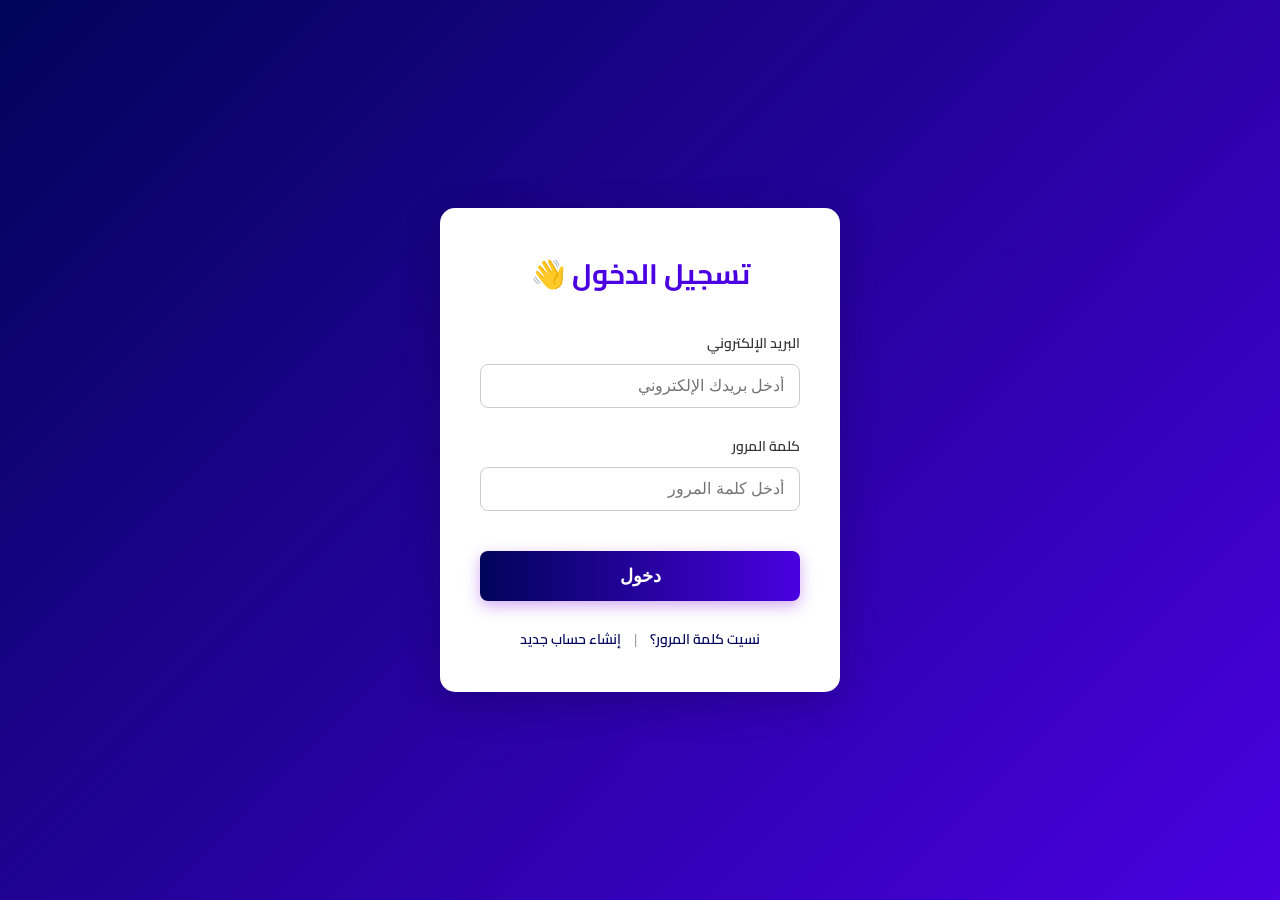
<file: index.html>
<!DOCTYPE html>
<html lang="ar" dir="rtl">

<head>
    <meta charset="UTF-8">
    <meta name="viewport" content="width=device-width, initial-scale=1.0">
    <title>تسجيل الدخول - تصميم عصري</title>
    <link href="https://fonts.googleapis.com/css2?family=Cairo:wght@400;600;700&display=swap" rel="stylesheet">

    <style>
         :root {
            --primary-color: #4a00e0;
            /* بنفسجي غامق أساسي */
            --secondary-color: #000459;
            /* بنفسجي فاتح ثانوي */
            --background-color: #f0f2f5;
            /* خلفية فاتحة هادئة */
            --card-color: #ffffff;
            /* لون بطاقة النموذج */
            --text-color: #333;
            --input-border: #ccc;
        }
        /* --- الأنماط الأساسية --- */
        
        * {
            box-sizing: border-box;
            margin: 0;
            padding: 0;
        }
        
        body {
            font-family: 'Cairo', sans-serif;
            display: flex;
            justify-content: center;
            align-items: center;
            min-height: 100vh;
            background: linear-gradient(135deg, var(--secondary-color) 0%, var(--primary-color) 100%);
            color: var(--text-color);
        }
        /* --- حاوية تسجيل الدخول (Card) --- */
        
        .login-container {
            width: 90%;
            max-width: 400px;
            background-color: var(--card-color);
            padding: 40px;
            border-radius: 15px;
            box-shadow: 0 10px 40px rgba(0, 0, 0, 0.2);
            transition: transform 0.3s ease;
        }
        
        .login-container:hover {
            transform: translateY(-5px);
        }
        /* --- العنوان --- */
        
        .login-container h2 {
            text-align: center;
            margin-bottom: 30px;
            color: var(--primary-color);
            font-size: 28px;
            font-weight: 700;
        }
        /* --- حقول الإدخال (Input Fields) --- */
        
        .input-group {
            margin-bottom: 25px;
            position: relative;
        }
        
        .input-group label {
            display: block;
            margin-bottom: 8px;
            font-weight: 600;
            font-size: 14px;
        }
        
        .input-group input {
            width: 100%;
            padding: 12px 15px;
            border: 1px solid var(--input-border);
            border-radius: 8px;
            font-size: 16px;
            transition: all 0.3s ease;
            direction: rtl;
            /* لضمان صحة الكتابة العربية */
            text-align: right;
        }
        
        .input-group input:focus {
            border-color: var(--secondary-color);
            box-shadow: 0 0 0 3px rgba(142, 45, 226, 0.2);
            outline: none;
        }
        /* --- زر تسجيل الدخول (Button) --- */
        
        .login-btn {
            width: 100%;
            padding: 14px;
            border: none;
            border-radius: 8px;
            background: linear-gradient(90deg, var(--secondary-color) 0%, var(--primary-color) 100%);
            color: white;
            font-size: 18px;
            font-weight: 700;
            cursor: pointer;
            transition: all 0.3s ease;
            box-shadow: 0 5px 15px rgba(142, 45, 226, 0.4);
            margin-top: 15px;
        }
        
        .login-btn:hover {
            opacity: 0.9;
            transform: translateY(-2px);
            box-shadow: 0 8px 20px rgba(142, 45, 226, 0.6);
        }
        /* --- روابط إضافية --- */
        
        .links-group {
            text-align: center;
            margin-top: 25px;
            font-size: 14px;
        }
        
        .links-group a {
            color: var(--secondary-color);
            text-decoration: none;
            font-weight: 600;
            transition: color 0.3s;
        }
        
        .links-group a:hover {
            color: var(--primary-color);
            text-decoration: underline;
        }
        
        .links-group span {
            margin: 0 10px;
            color: #999;
        }
    </style>
</head>

<body>

    <div class="login-container">
        <h2>تسجيل الدخول 👋</h2>
        <form>
            <div class="input-group">
                <label for="email">البريد الإلكتروني</label>
                <input type="email" id="email" placeholder="أدخل بريدك الإلكتروني" required>
            </div>

            <div class="input-group">
                <label for="password">كلمة المرور</label>
                <input type="password" id="password" placeholder="أدخل كلمة المرور" required>
            </div>

            <button type="submit" class="login-btn">
                دخول
            </button>
        </form>

        <div class="links-group">
            <a href="#">نسيت كلمة المرور؟</a>
            <span>|</span>
            <a href="#">إنشاء حساب جديد</a>
        </div>
    </div>

    <script>
        const loginForm = document.querySelector('form');

        loginForm.addEventListener('submit', function(event) {
            event.preventDefault();

            const email = document.getElementById('email').value;
            const password = document.getElementById('password').value;

            // Email validation regex
            const emailRegex = /^[^\s@]+@[^\s@]+\.[^\s@]+$/;

            if (!emailRegex.test(email)) {
                alert('الرجاء إدخال بريد إلكتروني صحيح.');
                return;
            }

            if (password !== '12345') {
                alert('كلمة المرور غير صحيحة.');
                return;
            }

            // Redirect to home.html after successful login
            window.location.href = 'home.html';
        });
    </script>

</body>

</html>
</file>
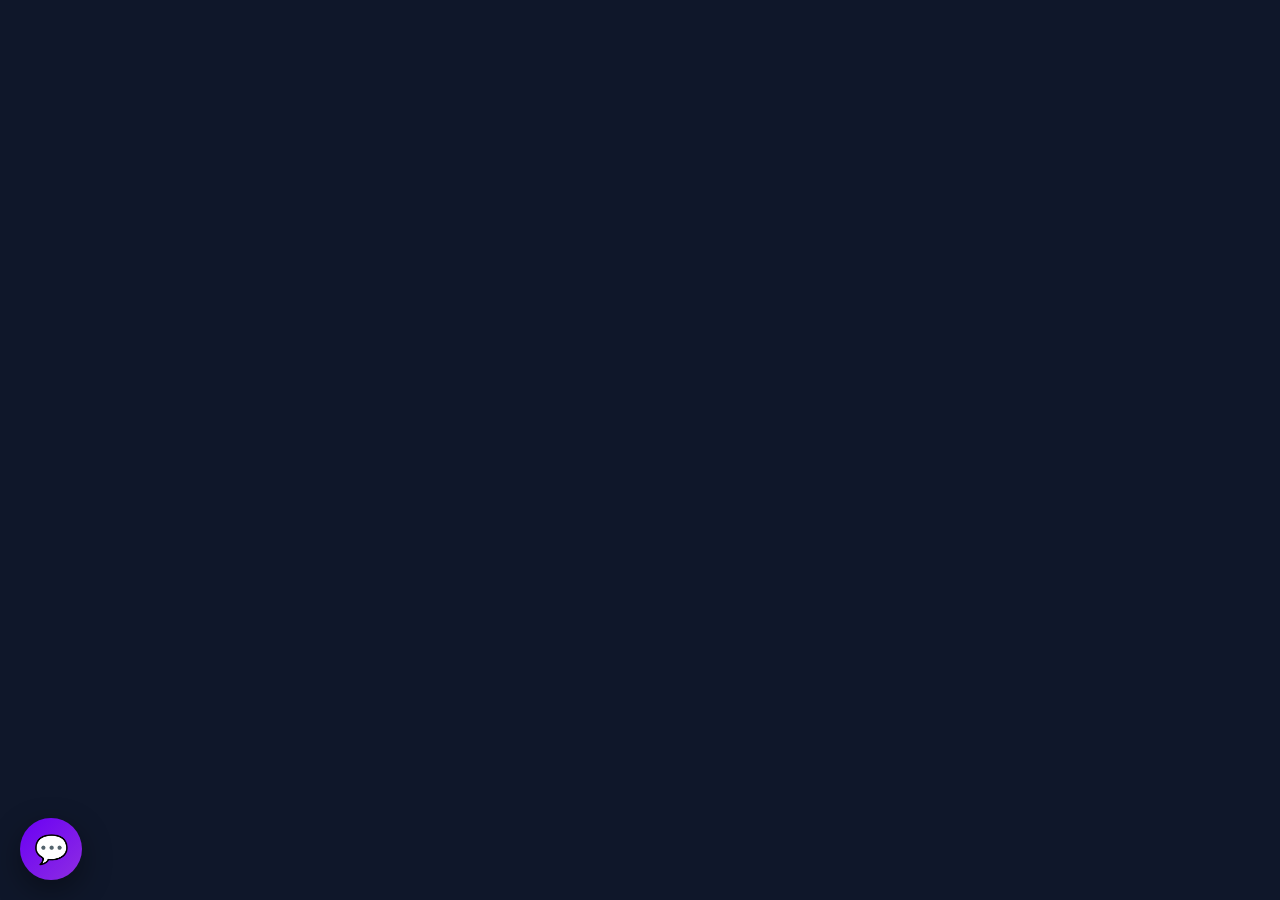
<file: chatbot.html>
<!DOCTYPE html>
<html lang="ar" dir="rtl">

<head>
    <meta charset="utf-8" />
    <title>AI Chatbot - بشمهندس أحمد</title>
    <style>
        * {
            box-sizing: border-box;
            font-family: 'Cairo', sans-serif
        }
        
        body {
            margin: 0;
            background: #0f172a;
            height: 100vh;
            display: flex;
            align-items: flex-end;
            justify-content: flex-end;
            padding: 20px
        }
        
        .chat-btn {
            width: 62px;
            height: 62px;
            border-radius: 50%;
            background: linear-gradient(135deg, #6a00f4, #8e2de2);
            color: #fff;
            font-size: 28px;
            display: flex;
            align-items: center;
            justify-content: center;
            cursor: pointer;
            box-shadow: 0 10px 30px rgba(0, 0, 0, .4);
            z-index: 999
        }
        
        .chat-panel {
            width: 360px;
            max-width: 95%;
            height: 520px;
            border-radius: 16px;
            box-shadow: 0 20px 40px rgba(0, 0, 0, .4);
            overflow: hidden;
            background: #fff;
            display: flex;
            flex-direction: column;
            margin-right: 12px;
            direction: rtl
        }
        
        .chat-header {
            background: linear-gradient(135deg, #6a00f4, #8e2de2);
            color: #fff;
            padding: 12px;
            font-weight: 700;
            display: flex;
            justify-content: space-between;
            align-items: center
        }
        
        .messages {
            flex: 1;
            padding: 12px;
            overflow: auto;
            background: #f4f6fb
        }
        
        .msg {
            max-width: 80%;
            padding: 10px 14px;
            border-radius: 14px;
            margin-bottom: 10px;
            font-size: 14px
        }
        
        .user {
            background: #6a00f4;
            color: #fff;
            margin-left: auto;
            border-bottom-right-radius: 4px
        }
        
        .bot {
            background: #e6e9ff;
            color: #111;
            border-bottom-left-radius: 4px
        }
        
        .input-area {
            display: flex;
            padding: 10px;
            border-top: 1px solid #eee;
            background: #fff
        }
        
        .input-area input {
            flex: 1;
            padding: 10px;
            border-radius: 20px;
            border: 1px solid #ddd;
            outline: none
        }
        
        .input-area button {
            margin-left: 10px;
            padding: 0 14px;
            border-radius: 50%;
            background: linear-gradient(135deg, #6a00f4, #8e2de2);
            border: none;
            color: #fff;
            cursor: pointer
        }
        
        .small {
            font-size: 12px;
            color: #ddd
        }
    </style>
</head>

<body>

    <!-- زر الفتح -->
    <div class="chat-btn" id="openBtn" title="افتح الشات">💬</div>

    <!-- لوحة الشات (مخفية افتراضيًا) -->
    <div class="chat-panel" id="chatPanel" style="display:none">
        <div class="chat-header">
            <div>🤖 شات ذكي</div>
            <div style="cursor:pointer" id="closeBtn">✖</div>
        </div>

        <div class="messages" id="messages">
            <div class="msg bot">مرحباً يا بشمهندس أحمد 👋 — أكتب سؤالك وسأجيب بتفصيل.</div>
        </div>

        <div class="input-area">
            <input id="userInput" placeholder="اكتب سؤالك هنا..." autocomplete="off" />
            <button id="sendBtn">➤</button>
        </div>
        <div style="padding:6px 12px" class="small">المحادثة تُرسل للخادم لاستخدام OpenAI. المفتاح مؤمَّن بالخادم.</div>
    </div>

    <script>
        // واجهة المستخدم: فتح/إغلاق
        const openBtn = document.getElementById('openBtn');
        const chatPanel = document.getElementById('chatPanel');
        const closeBtn = document.getElementById('closeBtn');
        const messages = document.getElementById('messages');
        const userInput = document.getElementById('userInput');
        const sendBtn = document.getElementById('sendBtn');

        openBtn.onclick = () => chatPanel.style.display = 'flex';
        closeBtn.onclick = () => chatPanel.style.display = 'none';
        sendBtn.onclick = sendMessage;
        userInput.addEventListener('keydown', (e) => {
            if (e.key === 'Enter') sendMessage();
        });

        async function sendMessage() {
            const text = userInput.value.trim();
            if (!text) return;
            appendMsg('user', text);
            userInput.value = '';
            // عرض مؤشر مؤقت
            const temp = appendMsg('bot', 'جاري الكتابة...');
            try {
                // نرسل للباك إند (مسار /api/chat)
                const res = await fetch('/api/chat', {
                    method: 'POST',
                    headers: {
                        'Content-Type': 'application/json'
                    },
                    body: JSON.stringify({
                        message: text
                    })
                });
                if (!res.ok) {
                    const err = await res.text();
                    temp.innerText = 'حدث خطأ: ' + err;
                    return;
                }
                const data = await res.json();
                // نتوقع { reply: "..." }
                temp.innerText = data.reply;
            } catch (err) {
                temp.innerText = 'خطأ في الاتصال بالخادم.';
                console.error(err);
            }
            messages.scrollTop = messages.scrollHeight;
        }

        function appendMsg(kind, txt) {
            const d = document.createElement('div');
            d.className = 'msg ' + (kind === 'user' ? 'user' : 'bot');
            d.innerText = txt;
            messages.appendChild(d);
            messages.scrollTop = messages.scrollHeight;
            return d;
        }
    </script>

</body>

</html>
</file>
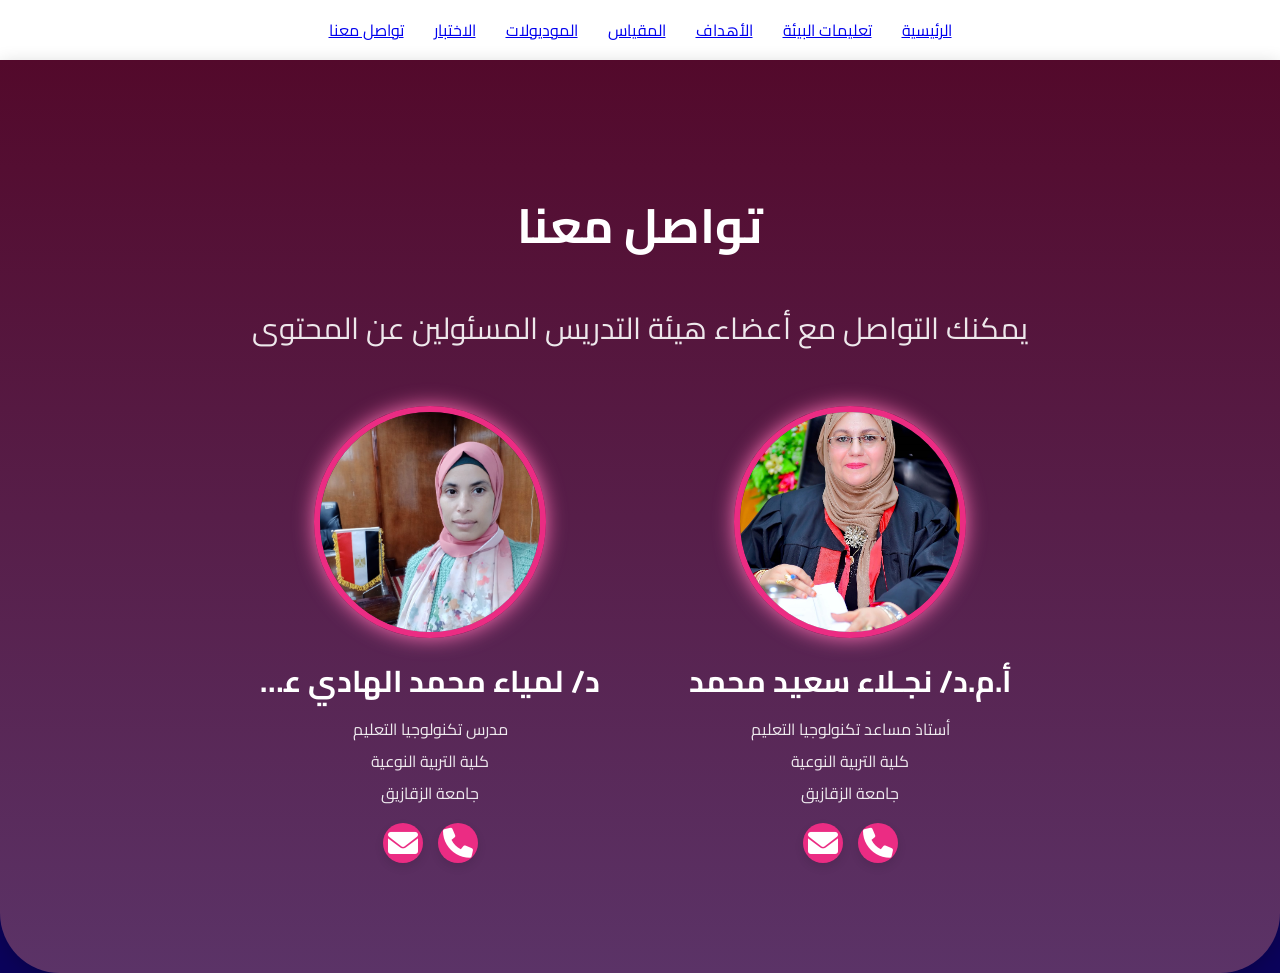
<file: Connect.html>
<!DOCTYPE html>
<html lang="ar" dir="rtl">

<head>
    <meta charset="UTF-8">
    <meta name="viewport" content="width=device-width, initial-scale=1.0">
    <title>تواصل معنا - مبادئ التكنولوجيا</title>

    <link href="https://fonts.googleapis.com/css2?family=Cairo:wght@300;400;700&display=swap" rel="stylesheet">

    <link rel="stylesheet" href="https://cdnjs.cloudflare.com/ajax/libs/font-awesome/6.0.0-beta3/css/all.min.css">

    <style>
        /* الخط الأساسي */
        
        body {
            margin: 0;
            padding: 0;
            font-family: "Cairo", sans-serif;
            background: #0b035b;
        }
        /* شريط التنقل (الـ Navbar) */
        
        .navbar {
            background: rgb(255, 255, 255);
            box-shadow: 0 2px 10px rgba(0, 0, 0, 0.1);
            padding: 15px 40px;
            display: flex;
            justify-content: center;
        }
        /* قائمة الروابط */
        
        .nav-list {
            list-style: none;
            margin: 0;
            padding: 0;
            display: flex;
            gap: 30px;
        }
        /* رابط التبويب */
        
        .nav-item a {
            text-decoration: none;
            color: #5b3367;
            font-weight: 600;
            font-size: 66px;
            padding: 5px 0;
            transition: color 0.3s ease, border-bottom 0.3s ease;
            position: relative;
        }
        /* تأثير أسفل الرابط عند المرور */
        
        .nav-item a::after {
            content: '';
            display: block;
            width: 0;
            height: 3px;
            background: #740537;
            position: absolute;
            bottom: -5px;
            right: 0;
            transition: width 0.3s ease;
        }
        /* حالة النشاط أو المرور */
        
        .nav-item a:hover,
        .nav-item a.active {
            color: #5a092d;
        }
        
        .nav-item a:hover::after,
        .nav-item a.active::after {
            width: 100%;
        }
        /* خلفية قسم التواصل */
        
        .contact-section {
            text-align: center;
            padding: 80px 20px;
            background: linear-gradient(180deg, #53092b 0%, #5b3367 100%);
            color: white;
            border-radius: 0 0 60px 60px;
            box-shadow: 0 5px 20px rgba(0, 0, 0, 0.2);
        }
        /* العنوان */
        
        .title {
            font-size: 48px;
            margin-bottom: 20px;
            font-weight: 700;
        }
        /* نص أسفل العنوان */
        
        .subtitle {
            font-size: 30px;
            margin-bottom: 50px;
            opacity: 0.9;
        }
        /* === تنسيق الملفات التعريفية المحسَّن === */
        
        .profiles {
            display: flex;
            justify-content: center;
            gap: 80px;
            flex-wrap: wrap;
            margin: 0 auto;
        }
        
        .profile {
            width: 340px;
            text-align: center;
            margin-bottom: 30px;
        }
        /* ======================================= */
        /* الدائرة للصورة */
        
        .image-box {
            width: 220px;
            height: 220px;
            border-radius: 50%;
            overflow: hidden;
            border: 6px solid #eb2c83;
            box-shadow: 0 0 20px #ff70b3;
            transition: 0.3s ease;
            margin: 0 auto;
        }
        /* الصورة داخل الدائرة */
        
        .image-box img {
            width: 100%;
            height: 100%;
            object-fit: cover;
        }
        /* تأثير عند المرور على الصورة */
        
        .image-box:hover {
            transform: scale(1.08);
            box-shadow: 0 0 30px #ff8ac5, 0 0 50px #e2006b;
        }
        /* اسم الدكتورة بالكامل */
        
        .profile h3 {
            font-size: 30px;
            margin-top: 15px;
            font-weight: 700;
            margin-bottom: 5px;
            white-space: nowrap;
            overflow: hidden;
            text-overflow: ellipsis;
        }
        /* التخصص والجامعة */
        
        .profile p {
            font-size: 16px;
            opacity: 0.9;
            margin: 2px 0;
        }
        /* حاوية الروابط */
        
        .contact-links {
            margin-top: 15px;
            display: flex;
            justify-content: center;
            gap: 15px;
        }
        /* الروابط نفسها (الهاتف والبريد) */
        
        .contact-link {
            color: white;
            background: #eb2c83;
            width: 40px;
            height: 40px;
            border-radius: 50%;
            display: flex;
            align-items: center;
            justify-content: center;
            font-size: 30px;
            text-decoration: none;
            transition: background 0.3s ease, transform 0.3s ease;
            box-shadow: 0 4px 10px rgba(0, 0, 0, 0.1);
        }
        /* تأثير عند المرور على الرابط */
        
        .contact-link:hover {
            background: #ff5f9e;
            transform: translateY(-3px);
        }
    </style>
</head>

<body>

    <nav class="navbar">
        <ul class="nav-list">
            <li><a href="home.html">الرئيسية</a></li>
            <li><a href="instructions.html">تعليمات البيئة</a></li>
            <li><a href="goals.html">الأهداف</a></li>
            <li><a href="overall.html">المقياس</a></li>
            <li><a href="modules.html">الموديولات</a></li>
            <li><a href="test.html">الاختبار</a></li>
            <li><a href="Connect.html" class="active">تواصل معنا</a></li>
        </ul>
    </nav>

    <section class="contact-section">
        <h1 class="title">تواصل معنا</h1>
        <p class="subtitle">يمكنك التواصل مع أعضاء هيئة التدريس المسئولين عن المحتوى</p>

        <div class="profiles">

            <div class="profile">
                <div class="image-box">
                    <img src="najlaa.jpeg" alt="د. نجلاء سعيد محمد">
                </div>
                <h3>أ.م.د/ نجـلاء سعيد محمد</h3>
                <p>أستاذ مساعد تكنولوجيا التعليم</p>
                <p>كلية التربية النوعية</p>
                <p>جامعة الزقازيق</p>

                <div class="contact-links">
                    <a href="tel:+201096355639" class="contact-link" aria-label="رقم هاتف دكتورة نجلاء">
                        <i class="fas fa-phone"></i>
                    </a>
                    <a href="mailto:Drnaglaa2070@gmail.com" class="contact-link" aria-label="البريد الإلكتروني لدكتورة نجلاء">
                        <i class="fas fa-envelope"></i>
                    </a>
                </div>
            </div>

            <div class="profile">
                <div class="image-box">
                    <img src="lamyaa.jpeg" alt="د. لمياء محمد الهادي">
                </div>
                <h3>د/ لمياء محمد الهادي عبد العظيم</h3>
                <p>مدرس تكنولوجيا التعليم</p>
                <p>كلية التربية النوعية</p>
                <p>جامعة الزقازيق</p>

                <div class="contact-links">
                    <a href="tel:+201062519596" class="contact-link" aria-label="رقم هاتف دكتورة لمياء">
                        <i class="fas fa-phone"></i>
                    </a>
                    <a href="mailto:lamiaaelhady11@gmail.com" class="contact-link" aria-label="البريد الإلكتروني لدكتورة لمياء">
                        <i class="fas fa-envelope"></i>
                    </a>
                </div>
            </div>

        </div>
    </section>

</body>

</html>
</file>
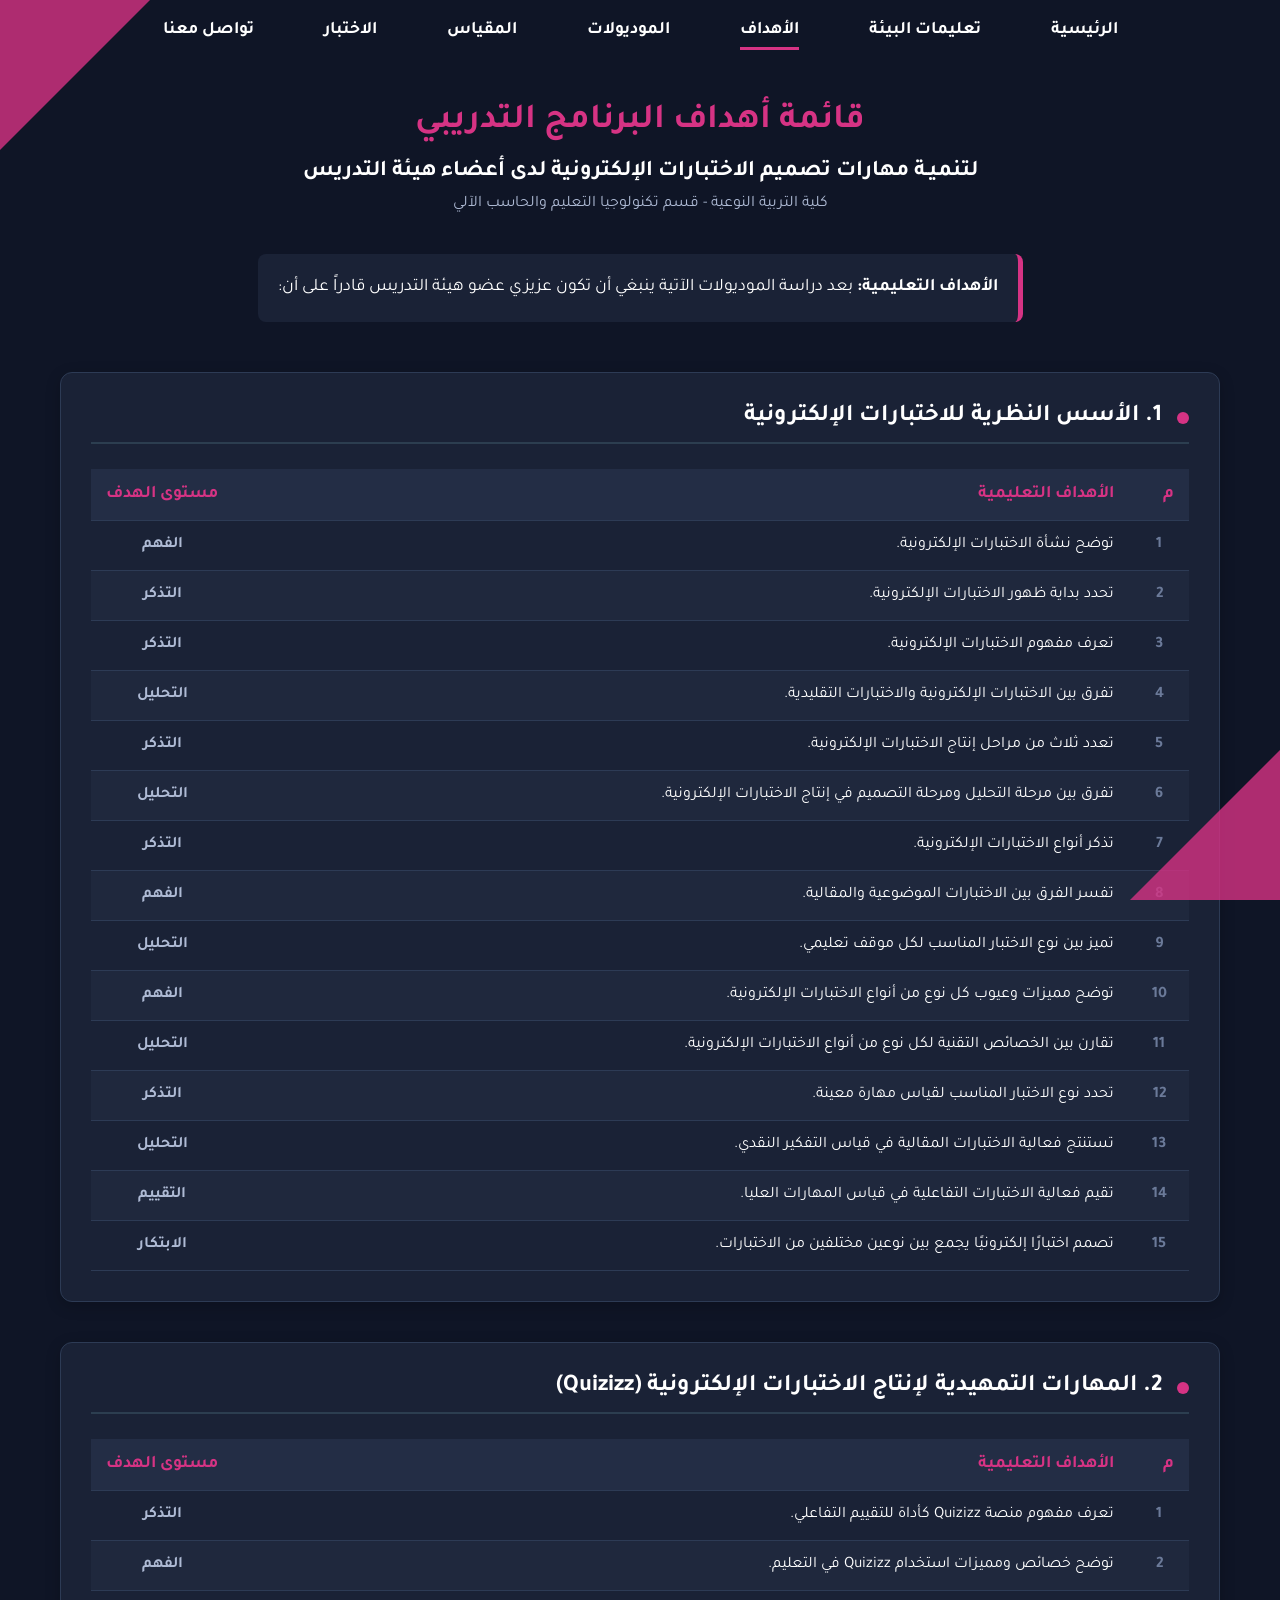
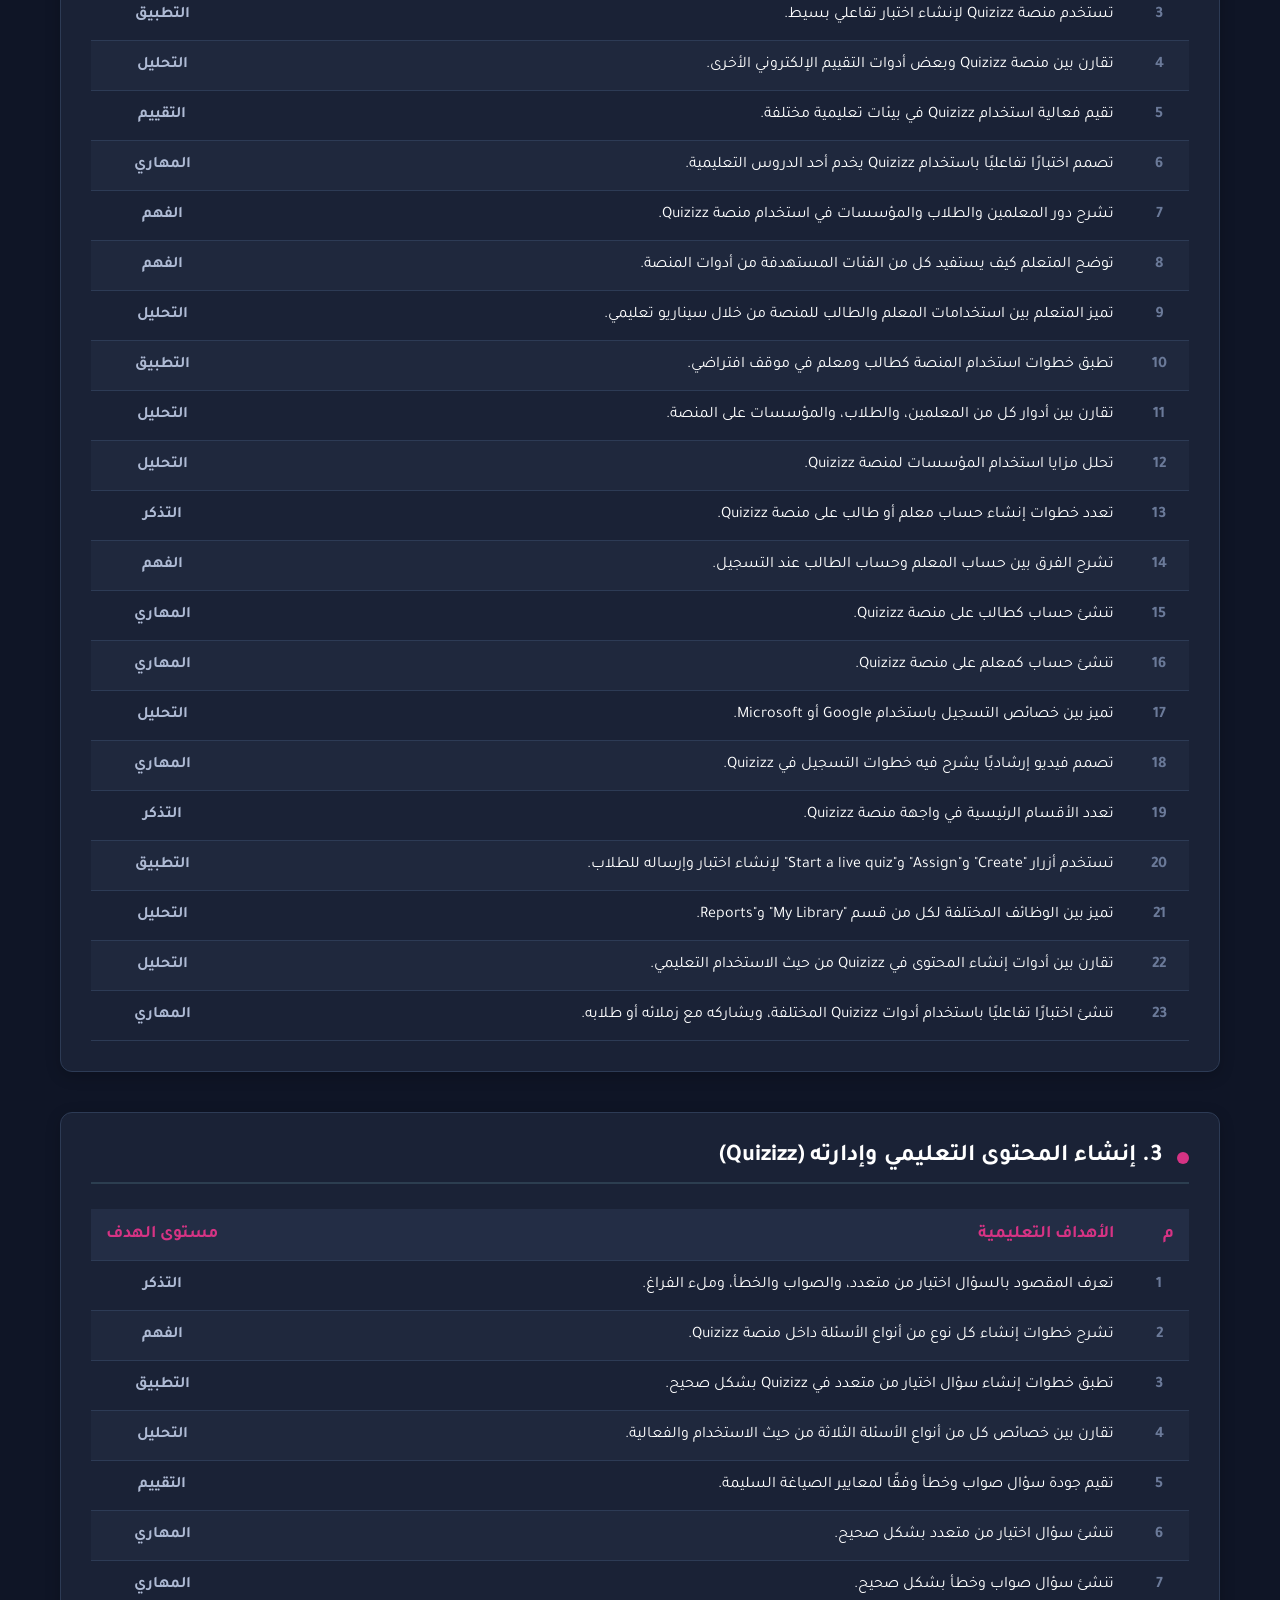
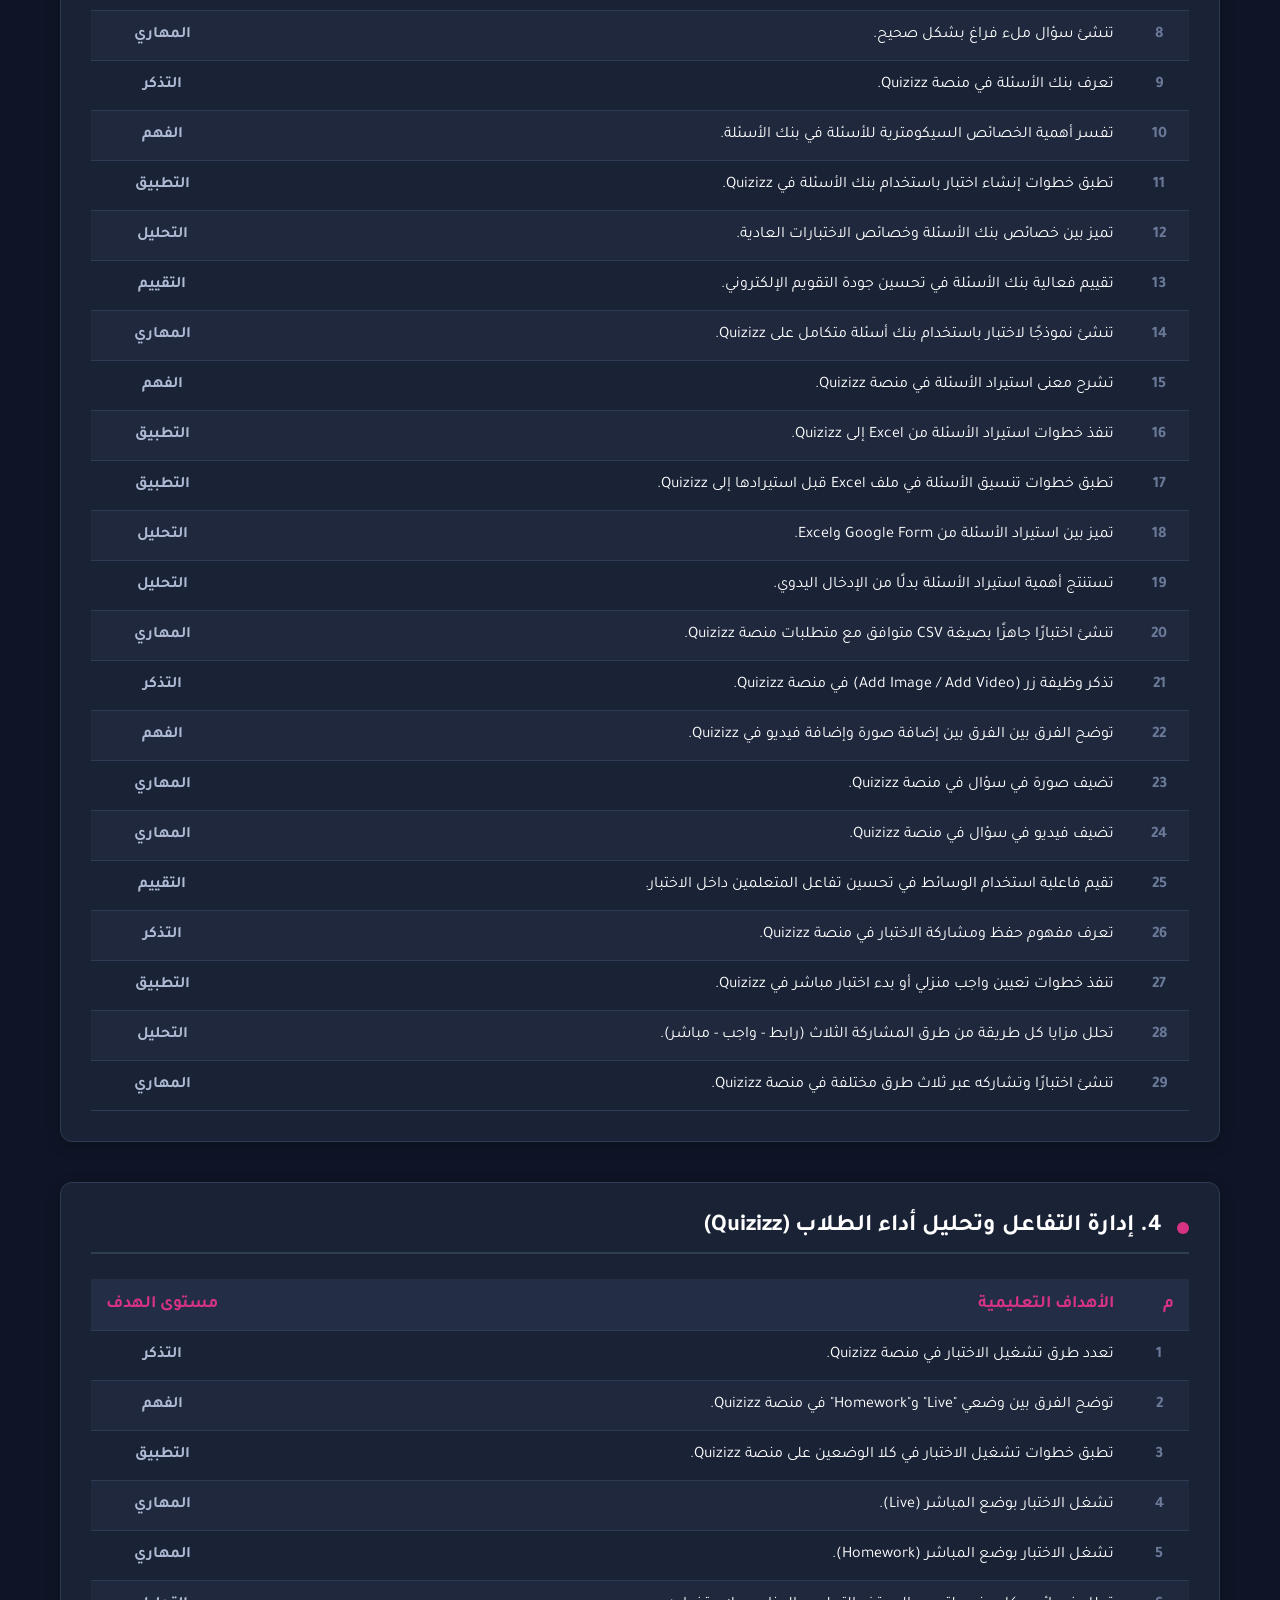
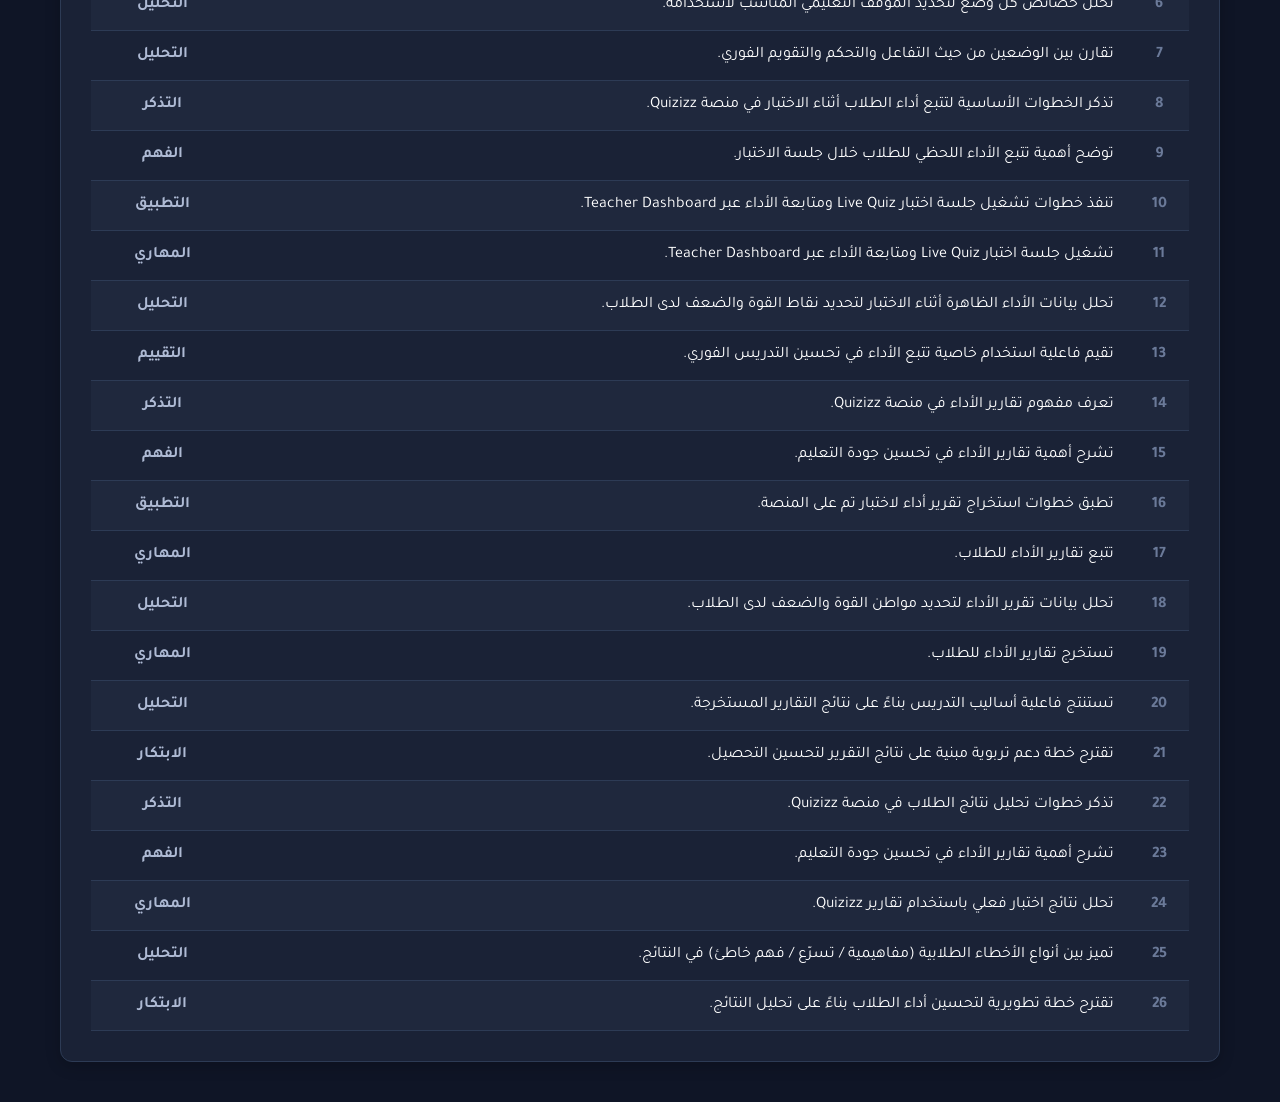
<file: goals.html>
<!DOCTYPE html>
<html lang="ar" dir="rtl">

<head>
    <meta charset="UTF-8">
    <meta name="viewport" content="width=device-width, initial-scale=1.0">
    <title>أهداف البرنامج التدريبي</title>
    <link href="https://fonts.googleapis.com/css2?family=Tajawal:wght@400;700&display=swap" rel="stylesheet">
    <link rel="stylesheet" href="objectives_style.css">
</head>

<body>

    <header>
        <nav class="navbar">
            <ul>
                <li><a href="home.html">الرئيسية</a></li>
                <li><a href="instructions.html">تعليمات البيئة</a></li>
                <li><a href="goals.html" class="active">الأهداف</a></li>
                <li><a href="modules.html">الموديولات</a></li>
                <li><a href="overall.html">المقياس</a></li>
                <li><a href="test.html">الاختبار</a></li>
                <li><a href="Connect.html">تواصل معنا</a></li>
            </ul>
        </nav>
    </header>

    <main class="container">

        <div class="page-header">
            <h1 class="main-title">قائمة أهداف البرنامج التدريبي</h1>
            <h3 class="sub-title">لتنميـة مهارات تصميم الاختبارات الإلكترونية لدى أعضاء هيئة التدريس</h3>
            <p class="college-info">كلية التربية النوعية - قسم تكنولوجيا التعليم والحاسب الآلي</p>

            <div class="intro-box">
                <p><strong>الأهداف التعليمية:</strong> بعد دراسة الموديولات الآتية ينبغي أن تكون عزيزي عضو هيئة التدريس قادراً على أن:</p>
            </div>
        </div>

        <section class="module-section">
            <h2 class="module-title">1. الأسس النظرية للاختبارات الإلكترونية</h2>
            <div class="table-wrapper">
                <table>
                    <thead>
                        <tr>
                            <th>م</th>
                            <th>الأهداف التعليمية</th>
                            <th>مستوى الهدف</th>
                        </tr>
                    </thead>
                    <tbody>
                        <tr>
                            <td>1</td>
                            <td>توضح نشأة الاختبارات الإلكترونية.</td>
                            <td>الفهم</td>
                        </tr>
                        <tr>
                            <td>2</td>
                            <td>تحدد بداية ظهور الاختبارات الإلكترونية.</td>
                            <td>التذكر</td>
                        </tr>
                        <tr>
                            <td>3</td>
                            <td>تعرف مفهوم الاختبارات الإلكترونية.</td>
                            <td>التذكر</td>
                        </tr>
                        <tr>
                            <td>4</td>
                            <td>تفرق بين الاختبارات الإلكترونية والاختبارات التقليدية.</td>
                            <td>التحليل</td>
                        </tr>
                        <tr>
                            <td>5</td>
                            <td>تعدد ثلاث من مراحل إنتاج الاختبارات الإلكترونية.</td>
                            <td>التذكر</td>
                        </tr>
                        <tr>
                            <td>6</td>
                            <td>تفرق بين مرحلة التحليل ومرحلة التصميم في إنتاج الاختبارات الإلكترونية.</td>
                            <td>التحليل</td>
                        </tr>
                        <tr>
                            <td>7</td>
                            <td>تذكر أنواع الاختبارات الإلكترونية.</td>
                            <td>التذكر</td>
                        </tr>
                        <tr>
                            <td>8</td>
                            <td>تفسر الفرق بين الاختبارات الموضوعية والمقالية.</td>
                            <td>الفهم</td>
                        </tr>
                        <tr>
                            <td>9</td>
                            <td>تميز بين نوع الاختبار المناسب لكل موقف تعليمي.</td>
                            <td>التحليل</td>
                        </tr>
                        <tr>
                            <td>10</td>
                            <td>توضح مميزات وعيوب كل نوع من أنواع الاختبارات الإلكترونية.</td>
                            <td>الفهم</td>
                        </tr>
                        <tr>
                            <td>11</td>
                            <td>تقارن بين الخصائص التقنية لكل نوع من أنواع الاختبارات الإلكترونية.</td>
                            <td>التحليل</td>
                        </tr>
                        <tr>
                            <td>12</td>
                            <td>تحدد نوع الاختبار المناسب لقياس مهارة معينة.</td>
                            <td>التذكر</td>
                        </tr>
                        <tr>
                            <td>13</td>
                            <td>تستنتج فعالية الاختبارات المقالية في قياس التفكير النقدي.</td>
                            <td>التحليل</td>
                        </tr>
                        <tr>
                            <td>14</td>
                            <td>تقيم فعالية الاختبارات التفاعلية في قياس المهارات العليا.</td>
                            <td>التقييم</td>
                        </tr>
                        <tr>
                            <td>15</td>
                            <td>تصمم اختبارًا إلكترونيًا يجمع بين نوعين مختلفين من الاختبارات.</td>
                            <td>الابتكار</td>
                        </tr>
                    </tbody>
                </table>
            </div>
        </section>

        <section class="module-section">
            <h2 class="module-title">2. المهارات التمهيدية لإنتاج الاختبارات الإلكترونية (Quizizz)</h2>
            <div class="table-wrapper">
                <table>
                    <thead>
                        <tr>
                            <th>م</th>
                            <th>الأهداف التعليمية</th>
                            <th>مستوى الهدف</th>
                        </tr>
                    </thead>
                    <tbody>
                        <tr>
                            <td>1</td>
                            <td>تعرف مفهوم منصة Quizizz كأداة للتقييم التفاعلي.</td>
                            <td>التذكر</td>
                        </tr>
                        <tr>
                            <td>2</td>
                            <td>توضح خصائص ومميزات استخدام Quizizz في التعليم.</td>
                            <td>الفهم</td>
                        </tr>
                        <tr>
                            <td>3</td>
                            <td>تستخدم منصة Quizizz لإنشاء اختبار تفاعلي بسيط.</td>
                            <td>التطبيق</td>
                        </tr>
                        <tr>
                            <td>4</td>
                            <td>تقارن بين منصة Quizizz وبعض أدوات التقييم الإلكتروني الأخرى.</td>
                            <td>التحليل</td>
                        </tr>
                        <tr>
                            <td>5</td>
                            <td>تقيم فعالية استخدام Quizizz في بيئات تعليمية مختلفة.</td>
                            <td>التقييم</td>
                        </tr>
                        <tr>
                            <td>6</td>
                            <td>تصمم اختبارًا تفاعليًا باستخدام Quizizz يخدم أحد الدروس التعليمية.</td>
                            <td>المهاري</td>
                        </tr>
                        <tr>
                            <td>7</td>
                            <td>تشرح دور المعلمين والطلاب والمؤسسات في استخدام منصة Quizizz.</td>
                            <td>الفهم</td>
                        </tr>
                        <tr>
                            <td>8</td>
                            <td>توضح المتعلم كيف يستفيد كل من الفئات المستهدفة من أدوات المنصة.</td>
                            <td>الفهم</td>
                        </tr>
                        <tr>
                            <td>9</td>
                            <td>تميز المتعلم بين استخدامات المعلم والطالب للمنصة من خلال سيناريو تعليمي.</td>
                            <td>التحليل</td>
                        </tr>
                        <tr>
                            <td>10</td>
                            <td>تطبق خطوات استخدام المنصة كطالب ومعلم في موقف افتراضي.</td>
                            <td>التطبيق</td>
                        </tr>
                        <tr>
                            <td>11</td>
                            <td>تقارن بين أدوار كل من المعلمين، والطلاب، والمؤسسات على المنصة.</td>
                            <td>التحليل</td>
                        </tr>
                        <tr>
                            <td>12</td>
                            <td>تحلل مزايا استخدام المؤسسات لمنصة Quizizz.</td>
                            <td>التحليل</td>
                        </tr>
                        <tr>
                            <td>13</td>
                            <td>تعدد خطوات إنشاء حساب معلم أو طالب على منصة Quizizz.</td>
                            <td>التذكر</td>
                        </tr>
                        <tr>
                            <td>14</td>
                            <td>تشرح الفرق بين حساب المعلم وحساب الطالب عند التسجيل.</td>
                            <td>الفهم</td>
                        </tr>
                        <tr>
                            <td>15</td>
                            <td>تنشئ حساب كطالب على منصة Quizizz.</td>
                            <td>المهاري</td>
                        </tr>
                        <tr>
                            <td>16</td>
                            <td>تنشئ حساب كمعلم على منصة Quizizz.</td>
                            <td>المهاري</td>
                        </tr>
                        <tr>
                            <td>17</td>
                            <td>تميز بين خصائص التسجيل باستخدام Google أو Microsoft.</td>
                            <td>التحليل</td>
                        </tr>
                        <tr>
                            <td>18</td>
                            <td>تصمم فيديو إرشاديًا يشرح فيه خطوات التسجيل في Quizizz.</td>
                            <td>المهاري</td>
                        </tr>
                        <tr>
                            <td>19</td>
                            <td>تعدد الأقسام الرئيسية في واجهة منصة Quizizz.</td>
                            <td>التذكر</td>
                        </tr>
                        <tr>
                            <td>20</td>
                            <td>تستخدم أزرار "Create" و"Assign" و"Start a live quiz" لإنشاء اختبار وإرساله للطلاب.</td>
                            <td>التطبيق</td>
                        </tr>
                        <tr>
                            <td>21</td>
                            <td>تميز بين الوظائف المختلفة لكل من قسم "My Library" و"Reports.</td>
                            <td>التحليل</td>
                        </tr>
                        <tr>
                            <td>22</td>
                            <td>تقارن بين أدوات إنشاء المحتوى في Quizizz من حيث الاستخدام التعليمي.</td>
                            <td>التحليل</td>
                        </tr>
                        <tr>
                            <td>23</td>
                            <td>تنشئ اختبارًا تفاعليًا باستخدام أدوات Quizizz المختلفة، ويشاركه مع زملائه أو طلابه.</td>
                            <td>المهاري</td>
                        </tr>
                    </tbody>
                </table>
            </div>
        </section>

        <section class="module-section">
            <h2 class="module-title">3. إنشاء المحتوى التعليمي وإدارته (Quizizz)</h2>
            <div class="table-wrapper">
                <table>
                    <thead>
                        <tr>
                            <th>م</th>
                            <th>الأهداف التعليمية</th>
                            <th>مستوى الهدف</th>
                        </tr>
                    </thead>
                    <tbody>
                        <tr>
                            <td>1</td>
                            <td>تعرف المقصود بالسؤال اختيار من متعدد، والصواب والخطأ، وملء الفراغ.</td>
                            <td>التذكر</td>
                        </tr>
                        <tr>
                            <td>2</td>
                            <td>تشرح خطوات إنشاء كل نوع من أنواع الأسئلة داخل منصة Quizizz.</td>
                            <td>الفهم</td>
                        </tr>
                        <tr>
                            <td>3</td>
                            <td>تطبق خطوات إنشاء سؤال اختيار من متعدد في Quizizz بشكل صحيح.</td>
                            <td>التطبيق</td>
                        </tr>
                        <tr>
                            <td>4</td>
                            <td>تقارن بين خصائص كل من أنواع الأسئلة الثلاثة من حيث الاستخدام والفعالية.</td>
                            <td>التحليل</td>
                        </tr>
                        <tr>
                            <td>5</td>
                            <td>تقيم جودة سؤال صواب وخطأ وفقًا لمعايير الصياغة السليمة.</td>
                            <td>التقييم</td>
                        </tr>
                        <tr>
                            <td>6</td>
                            <td>تنشئ سؤال اختيار من متعدد بشكل صحيح.</td>
                            <td>المهاري</td>
                        </tr>
                        <tr>
                            <td>7</td>
                            <td>تنشئ سؤال صواب وخطأ بشكل صحيح.</td>
                            <td>المهاري</td>
                        </tr>
                        <tr>
                            <td>8</td>
                            <td>تنشئ سؤال ملء فراغ بشكل صحيح.</td>
                            <td>المهاري</td>
                        </tr>
                        <tr>
                            <td>9</td>
                            <td>تعرف بنك الأسئلة في منصة Quizizz.</td>
                            <td>التذكر</td>
                        </tr>
                        <tr>
                            <td>10</td>
                            <td>تفسر أهمية الخصائص السيكومترية للأسئلة في بنك الأسئلة.</td>
                            <td>الفهم</td>
                        </tr>
                        <tr>
                            <td>11</td>
                            <td>تطبق خطوات إنشاء اختبار باستخدام بنك الأسئلة في Quizizz.</td>
                            <td>التطبيق</td>
                        </tr>
                        <tr>
                            <td>12</td>
                            <td>تميز بين خصائص بنك الأسئلة وخصائص الاختبارات العادية.</td>
                            <td>التحليل</td>
                        </tr>
                        <tr>
                            <td>13</td>
                            <td>تقييم فعالية بنك الأسئلة في تحسين جودة التقويم الإلكتروني.</td>
                            <td>التقييم</td>
                        </tr>
                        <tr>
                            <td>14</td>
                            <td>تنشئ نموذجًا لاختبار باستخدام بنك أسئلة متكامل على Quizizz.</td>
                            <td>المهاري</td>
                        </tr>
                        <tr>
                            <td>15</td>
                            <td>تشرح معنى استيراد الأسئلة في منصة Quizizz.</td>
                            <td>الفهم</td>
                        </tr>
                        <tr>
                            <td>16</td>
                            <td>تنفذ خطوات استيراد الأسئلة من Excel إلى Quizizz.</td>
                            <td>التطبيق</td>
                        </tr>
                        <tr>
                            <td>17</td>
                            <td>تطبق خطوات تنسيق الأسئلة في ملف Excel قبل استيرادها إلى Quizizz.</td>
                            <td>التطبيق</td>
                        </tr>
                        <tr>
                            <td>18</td>
                            <td>تميز بين استيراد الأسئلة من Google Form وExcel.</td>
                            <td>التحليل</td>
                        </tr>
                        <tr>
                            <td>19</td>
                            <td>تستنتج أهمية استيراد الأسئلة بدلًا من الإدخال اليدوي.</td>
                            <td>التحليل</td>
                        </tr>
                        <tr>
                            <td>20</td>
                            <td>تنشئ اختبارًا جاهزًا بصيغة CSV متوافق مع متطلبات منصة Quizizz.</td>
                            <td>المهاري</td>
                        </tr>
                        <tr>
                            <td>21</td>
                            <td>تذكر وظيفة زر (Add Image / Add Video) في منصة Quizizz.</td>
                            <td>التذكر</td>
                        </tr>
                        <tr>
                            <td>22</td>
                            <td>توضح الفرق بين الفرق بين إضافة صورة وإضافة فيديو في Quizizz.</td>
                            <td>الفهم</td>
                        </tr>
                        <tr>
                            <td>23</td>
                            <td>تضيف صورة في سؤال في منصة Quizizz.</td>
                            <td>المهاري</td>
                        </tr>
                        <tr>
                            <td>24</td>
                            <td>تضيف فيديو في سؤال في منصة Quizizz.</td>
                            <td>المهاري</td>
                        </tr>
                        <tr>
                            <td>25</td>
                            <td>تقيم فاعلية استخدام الوسائط في تحسين تفاعل المتعلمين داخل الاختبار.</td>
                            <td>التقييم</td>
                        </tr>
                        <tr>
                            <td>26</td>
                            <td>تعرف مفهوم حفظ ومشاركة الاختبار في منصة Quizizz.</td>
                            <td>التذكر</td>
                        </tr>
                        <tr>
                            <td>27</td>
                            <td>تنفذ خطوات تعيين واجب منزلي أو بدء اختبار مباشر في Quizizz.</td>
                            <td>التطبيق</td>
                        </tr>
                        <tr>
                            <td>28</td>
                            <td>تحلل مزايا كل طريقة من طرق المشاركة الثلاث (رابط - واجب - مباشر).</td>
                            <td>التحليل</td>
                        </tr>
                        <tr>
                            <td>29</td>
                            <td>تنشئ اختبارًا وتشاركه عبر ثلاث طرق مختلفة في منصة Quizizz.</td>
                            <td>المهاري</td>
                        </tr>
                    </tbody>
                </table>
            </div>
        </section>

        <section class="module-section">
            <h2 class="module-title">4. إدارة التفاعل وتحليل أداء الطلاب (Quizizz)</h2>
            <div class="table-wrapper">
                <table>
                    <thead>
                        <tr>
                            <th>م</th>
                            <th>الأهداف التعليمية</th>
                            <th>مستوى الهدف</th>
                        </tr>
                    </thead>
                    <tbody>
                        <tr>
                            <td>1</td>
                            <td>تعدد طرق تشغيل الاختبار في منصة Quizizz.</td>
                            <td>التذكر</td>
                        </tr>
                        <tr>
                            <td>2</td>
                            <td>توضح الفرق بين وضعي "Live" و"Homework" في منصة Quizizz.</td>
                            <td>الفهم</td>
                        </tr>
                        <tr>
                            <td>3</td>
                            <td>تطبق خطوات تشغيل الاختبار في كلا الوضعين على منصة Quizizz.</td>
                            <td>التطبيق</td>
                        </tr>
                        <tr>
                            <td>4</td>
                            <td>تشغل الاختبار بوضع المباشر (Live).</td>
                            <td>المهاري</td>
                        </tr>
                        <tr>
                            <td>5</td>
                            <td>تشغل الاختبار بوضع المباشر (Homework).</td>
                            <td>المهاري</td>
                        </tr>
                        <tr>
                            <td>6</td>
                            <td>تحلل خصائص كل وضع لتحديد الموقف التعليمي المناسب لاستخدامه.</td>
                            <td>التحليل</td>
                        </tr>
                        <tr>
                            <td>7</td>
                            <td>تقارن بين الوضعين من حيث التفاعل والتحكم والتقويم الفوري.</td>
                            <td>التحليل</td>
                        </tr>
                        <tr>
                            <td>8</td>
                            <td>تذكر الخطوات الأساسية لتتبع أداء الطلاب أثناء الاختبار في منصة Quizizz.</td>
                            <td>التذكر</td>
                        </tr>
                        <tr>
                            <td>9</td>
                            <td>توضح أهمية تتبع الأداء اللحظي للطلاب خلال جلسة الاختبار.</td>
                            <td>الفهم</td>
                        </tr>
                        <tr>
                            <td>10</td>
                            <td>تنفذ خطوات تشغيل جلسة اختبار Live Quiz ومتابعة الأداء عبر Teacher Dashboard.</td>
                            <td>التطبيق</td>
                        </tr>
                        <tr>
                            <td>11</td>
                            <td>تشغيل جلسة اختبار Live Quiz ومتابعة الأداء عبر Teacher Dashboard.</td>
                            <td>المهاري</td>
                        </tr>
                        <tr>
                            <td>12</td>
                            <td>تحلل بيانات الأداء الظاهرة أثناء الاختبار لتحديد نقاط القوة والضعف لدى الطلاب.</td>
                            <td>التحليل</td>
                        </tr>
                        <tr>
                            <td>13</td>
                            <td>تقيم فاعلية استخدام خاصية تتبع الأداء في تحسين التدريس الفوري.</td>
                            <td>التقييم</td>
                        </tr>
                        <tr>
                            <td>14</td>
                            <td>تعرف مفهوم تقارير الأداء في منصة Quizizz.</td>
                            <td>التذكر</td>
                        </tr>
                        <tr>
                            <td>15</td>
                            <td>تشرح أهمية تقارير الأداء في تحسين جودة التعليم.</td>
                            <td>الفهم</td>
                        </tr>
                        <tr>
                            <td>16</td>
                            <td>تطبق خطوات استخراج تقرير أداء لاختبار تم على المنصة.</td>
                            <td>التطبيق</td>
                        </tr>
                        <tr>
                            <td>17</td>
                            <td>تتبع تقارير الأداء للطلاب.</td>
                            <td>المهاري</td>
                        </tr>
                        <tr>
                            <td>18</td>
                            <td>تحلل بيانات تقرير الأداء لتحديد مواطن القوة والضعف لدى الطلاب.</td>
                            <td>التحليل</td>
                        </tr>
                        <tr>
                            <td>19</td>
                            <td>تستخرج تقارير الأداء للطلاب.</td>
                            <td>المهاري</td>
                        </tr>
                        <tr>
                            <td>20</td>
                            <td>تستنتج فاعلية أساليب التدريس بناءً على نتائج التقارير المستخرجة.</td>
                            <td>التحليل</td>
                        </tr>
                        <tr>
                            <td>21</td>
                            <td>تقترح خطة دعم تربوية مبنية على نتائج التقرير لتحسين التحصيل.</td>
                            <td>الابتكار</td>
                        </tr>
                        <tr>
                            <td>22</td>
                            <td>تذكر خطوات تحليل نتائج الطلاب في منصة Quizizz.</td>
                            <td>التذكر</td>
                        </tr>
                        <tr>
                            <td>23</td>
                            <td>تشرح أهمية تقارير الأداء في تحسين جودة التعليم.</td>
                            <td>الفهم</td>
                        </tr>
                        <tr>
                            <td>24</td>
                            <td>تحلل نتائج اختبار فعلي باستخدام تقارير Quizizz.</td>
                            <td>المهاري</td>
                        </tr>
                        <tr>
                            <td>25</td>
                            <td>تميز بين أنواع الأخطاء الطلابية (مفاهيمية / تسرّع / فهم خاطئ) في النتائج.</td>
                            <td>التحليل</td>
                        </tr>
                        <tr>
                            <td>26</td>
                            <td>تقترح خطة تطويرية لتحسين أداء الطلاب بناءً على تحليل النتائج.</td>
                            <td>الابتكار</td>
                        </tr>
                    </tbody>
                </table>
            </div>
        </section>

    </main>

    <div class="corner-shape top-left"></div>
    <div class="corner-shape bottom-right"></div>

    <script src="objectives_script.js"></script>
</body>

</html>
</file>
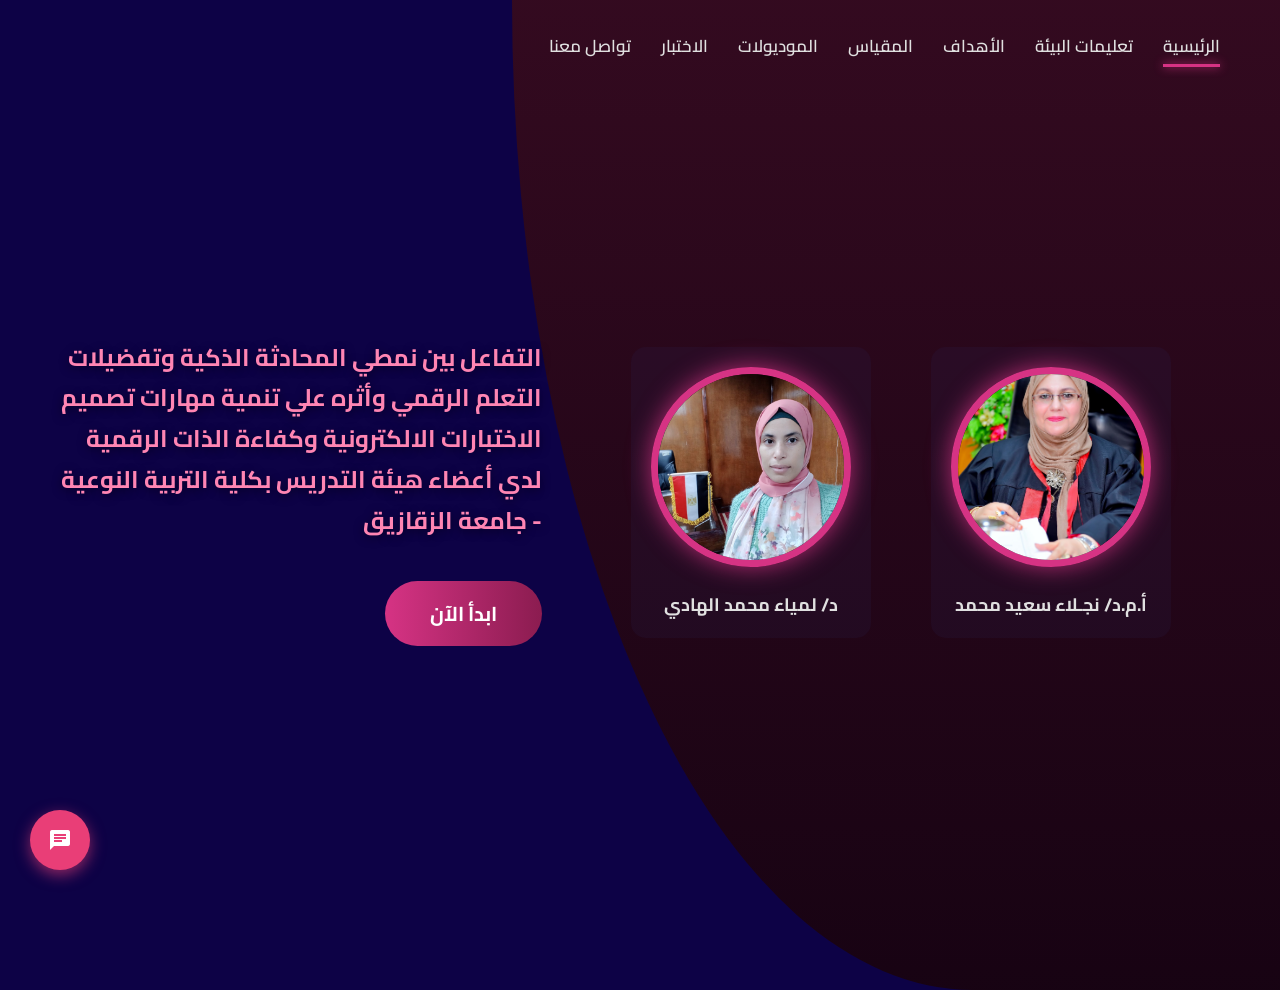
<file: home.html>
<!DOCTYPE html>
<html lang="ar" dir="rtl">

<head>
    <meta charset="UTF-8">
    <meta name="viewport" content="width=device-width, initial-scale=1.0">
    <title>الرئيسية</title>
    <link href="https://fonts.googleapis.com/css2?family=Cairo:wght@400;600;700;900&display=swap" rel="stylesheet">
    <link href="https://fonts.googleapis.com/icon?family=Material+Icons" rel="stylesheet">

    <style>
         :root {
            /* ألوان الرئيسية */
            --bg-maroon: #0d0246;
            --main-pink: #d63384;
            --nav-text-color: #e0e0e0;
            --device-bg: #ffffff;
            /* ألوان الدردشة */
            --dark-bg: #1a0f3d;
            --curve-bg: #2b1f4a;
            --pink-accent: #e93e77;
            --blue-highlight: #4a90e2;
            --white-text: #ffffff;
            --chat-bubble: #3c2a63;
        }

        * {
            box-sizing: border-box;
            margin: 0;
            padding: 0;
        }

        body {
            font-family: 'Cairo', sans-serif;
            overflow-x: hidden;
            min-height: 100vh;
            position: relative;
            background-color: var(--bg-maroon);
            color: white;
        }

        /* ============================================== */
        /* === أنماط الصفحة الرئيسية (Home Styles) === */
        /* ============================================== */

        #home-page {
            width: 100%;
            min-height: 100vh;
        }
        
        .background-shape {
            position: absolute;
            top: 0;
            right: 0;
            width: 60%;
            height: 110vh;
            background: linear-gradient(180deg, #3d0c16 0%, #1a0306 100%);
            border-bottom-left-radius: 60% 100%;
            z-index: -2;
            opacity: 0.8;
        }
        
        header {
            display: flex;
            justify-content: flex-start;
            padding: 30px 60px;
            position: relative;
            z-index: 10;
        }
        
        nav ul {
            list-style: none;
            display: flex;
            gap: 30px;
        }
        
        nav ul li a {
            text-decoration: none;
            color: var(--nav-text-color);
            font-weight: 600;
            font-size: 17px;
            position: relative;
            transition: all 0.4s ease;
        }
        
        nav ul li a::after {
            content: '';
            position: absolute;
            width: 0;
            height: 3px;
            bottom: -5px;
            right: 0;
            background-color: var(--main-pink);
            transition: width 0.3s ease;
            box-shadow: 0 0 10px var(--main-pink);
        }
        
        nav ul li a:hover::after,
        nav ul li a.active::after {
            width: 100%;
        }
        
        .main-container {
            display: flex;
            align-items: center;
            justify-content: space-between;
            padding: 20px 60px;
            max-width: 1400px;
            margin: 0 auto;
            height: calc(100vh - 100px);
        }
        
        .text-section {
            flex: 0 0 45%;
            text-align: right;
            padding-right: 40px;
            z-index: 5;
        }
        
        .text-section h1 {
            font-size: 24px;
            line-height: 1.7;
            font-weight: 700;
            margin-bottom: 40px;
            color: #ff85b3;
            text-shadow: 0 2px 10px rgba(0, 0, 0, 0.5);
        }
        
        .btn-start {
            display: inline-block;
            background: linear-gradient(90deg, #d63384 0%, #8b1c50 100%);
            color: white;
            padding: 14px 45px;
            border-radius: 50px;
            text-decoration: none;
            font-weight: bold;
            font-size: 20px;
            position: relative;
            box-shadow: 0 0 0 0 rgba(214, 51, 132, 0.7);
            animation: pulse-pink 2s infinite;
        }
        
        @keyframes pulse-pink {
            0% {
                transform: scale(1);
                box-shadow: 0 0 0 0 rgba(214, 51, 132, 0.7);
            }
            70% {
                transform: scale(1.02);
                box-shadow: 0 0 0 15px rgba(214, 51, 132, 0);
            }
            100% {
                transform: scale(1);
                box-shadow: 0 0 0 0 rgba(214, 51, 132, 0);
            }
        }
        /* ============================================== */
        /* === أنماط قسم الصور (Image/Illustration Section) === */
        /* ============================================== */
        
        .illustration-section {
            flex: 0 0 55%;
            position: relative;
            height: 600px;
            display: flex;
            justify-content: center;
            align-items: center;
            animation: float-container 6s ease-in-out infinite;
        }
        
        .css-device,
        .tablet-container {
            display: none;
        }
        
        .faculty-display-container {
            display: flex;
            justify-content: center;
            align-items: center;
            gap: 60px;
            flex-direction: row;
            /* عرض الصور جنباً إلى جنب */
            height: 100%;
        }
        
        .member-card-large {
            text-align: center;
            max-width: 250px;
            color: var(--nav-text-color);
            padding: 20px;
            background: rgba(43, 31, 74, 0.2);
            border-radius: 15px;
        }
        
        .member-card-large img {
            width: 200px;
            height: 200px;
            border-radius: 50%;
            object-fit: cover;
            border: 7px solid var(--main-pink);
            box-shadow: 0 0 25px rgba(214, 51, 132, 0.8);
            margin-bottom: 15px;
            transition: transform 0.3s;
        }
        
        .member-card-large img:hover {
            transform: scale(1.05);
        }
        
        .member-card-large p {
            font-size: 18px;
            font-weight: 700;
            line-height: 1.5;
        }
        /* ================================================= */
        /* === أنماط أيقونة الدردشة والشاشة المنبثقة (Chatbot & Modal Styles) === */
        /* ================================================= */
        /* --- أيقونة الدردشة (Chat Icon) --- */
        
        #chat-icon-button {
            position: fixed;
            bottom: 30px;
            left: 30px;
            width: 60px;
            height: 60px;
            background-color: var(--pink-accent);
            color: var(--white-text);
            border-radius: 50%;
            display: flex;
            align-items: center;
            justify-content: center;
            font-size: 30px;
            cursor: pointer;
            box-shadow: 0 5px 15px rgba(233, 62, 119, 0.6);
            z-index: 1000;
            transition: transform 0.3s;
        }
        
        #chat-icon-button:hover {
            transform: scale(1.1);
        }
        /* --- نافذة الدردشة المنبثقة (Chat Window) --- */
        
        #chat-window {
            position: fixed;
            bottom: 100px;
            left: 30px;
            width: 350px;
            height: 450px;
            background-color: var(--curve-bg);
            border-radius: 15px;
            box-shadow: 0 10px 30px rgba(0, 0, 0, 0.4);
            z-index: 999;
            display: none;
            /* مخفية افتراضياً */
            flex-direction: column;
            overflow: hidden;
        }
        
        .chat-header {
            background-color: var(--pink-accent);
            color: white;
            padding: 15px;
            border-top-left-radius: 15px;
            border-top-right-radius: 15px;
            font-weight: 700;
            display: flex;
            justify-content: space-between;
            align-items: center;
        }
        
        .chat-header span {
            cursor: pointer;
            font-size: 20px;
        }
        
        .chat-body {
            padding: 20px;
            flex-grow: 1;
            overflow-y: auto;
        }
        /* تصميم فقاعات الأسئلة */
        
        .bot-message {
            background-color: var(--chat-bubble);
            color: var(--white-text);
            padding: 10px 15px;
            border-radius: 15px 15px 15px 0;
            margin-bottom: 20px;
            line-height: 1.5;
        }
        
        .question-button {
            display: flex;
            /* لترتيب الأيقونة والنص */
            align-items: center;
            justify-content: flex-end;
            /* لمحاذاة العناصر لليمين */
            width: 100%;
            padding: 10px;
            margin-top: 10px;
            background-color: var(--blue-highlight);
            color: white;
            border: none;
            border-radius: 8px;
            cursor: pointer;
            font-family: 'Cairo', sans-serif;
            font-size: 14px;
            font-weight: 700;
            transition: background-color 0.3s;
            text-align: right;
        }
        
        .question-button:hover {
            background-color: #3b74b6;
        }
        /* --- شاشة المحتوى المنبثقة (Modal) --- */
        
        .modal {
            display: none;
            position: fixed;
            z-index: 2000;
            left: 0;
            top: 0;
            width: 100%;
            height: 100%;
            overflow: auto;
            background-color: rgba(0, 0, 0, 0.8);
            padding-top: 60px;
        }
        
        .modal-content {
            background-color: var(--curve-bg);
            margin: 5% auto;
            padding: 20px;
            border-radius: 15px;
            width: 80%;
            max-width: 700px;
            box-shadow: 0 10px 40px rgba(0, 0, 0, 0.7);
            position: relative;
        }
        
        .close-btn {
            color: var(--pink-accent);
            float: left;
            font-size: 35px;
            font-weight: bold;
            cursor: pointer;
        }
        
        .modal-content h2 {
            color: var(--pink-accent);
            text-align: right;
            border-bottom: 2px solid var(--pink-accent);
            padding-bottom: 10px;
        }
        
        #modal-body-content {
            margin-top: 20px;
            text-align: center;
        }
    </style>
</head>

<body>

    <div id="home-page">
        <div class="background-shape"></div>
        <header>
            <nav>
                <ul>
                    <li><a href="home.html" class="active">الرئيسية</a></li>
                    <li><a href="instructions.html">تعليمات البيئة</a></li>
                    <li><a href="goals.html">الأهداف</a></li>
                    <li><a href="overall.html">المقياس</a></li>
                    <li><a href="modules.html">الموديولات</a></li>
                    <li><a href="test.html">الاختبار</a></li>
                    <li><a href="Connect.html">تواصل معنا</a></li>
                </ul>
            </nav>
        </header>

        <main class="main-container">

            <div class="illustration-section">
                <div class="faculty-display-container">

                    <div class="member-card-large">
                        <img src="najlaa.jpeg" alt="صورة أ.م.د/ نجلاء سعيد محمد">
                        <p>أ.م.د/ نجـلاء سعيد محمد</p>
                    </div>

                    <div class="member-card-large">
                        <img src="lamyaa.jpeg" alt="صورة د/ لمياء محمد الهادي">
                        <p>د/ لمياء محمد الهادي</p>
                    </div>
                </div>
            </div>

            <div class="text-section">
                <h1>
                    التفاعل بين نمطي المحادثة الذكية وتفضيلات التعلم الرقمي وأثره علي تنمية مهارات تصميم الاختبارات الالكترونية وكفاءة الذات الرقمية لدي أعضاء هيئة التدريس بكلية التربية النوعية - جامعة الزقازيق
                </h1>
                <a href="instructions.html" class="btn-start">ابدأ الآن</a>
            </div>

        </main>
    </div>

    <div id="chat-icon-button">
        <i class="material-icons">chat</i>
    </div>

    <div id="chat-window">
        <div class="chat-header">
            مساعد المنصة الذكي
            <span onclick="toggleChatWindow()"><i class="material-icons">close</i></span>
        </div>
        <div class="chat-body">
            <div class="bot-message">
                مرحباً بك! أنا مساعدك الشخصي. كيف يمكنني مساعدتك اليوم؟

                <button class="question-button" onclick="showModal('video')">
                    <i class="material-icons" style="font-size: 18px; vertical-align: middle; margin-left: 5px;">volume_up</i>
                    ماهي البرامج التي تصمم اختبارات إلكترونية؟
                </button>

                <button class="question-button" onclick="showModal('text')">
                    ماهي مكونات الشاشه الرئيسية للبرنامج quizzes
                </button>

                <button class="question-button" onclick="showModal('audio')">
                    يمكن استخدام الاختبارات التفاعلية لقياس مهارات التصنيف والتنظيم.
                </button>

                <button class="question-button" onclick="showModal('combined')">
                    من خصائص الاختبارات الموضوعية أنها تعتمد على رأي المصحح.
                </button>
            </div>
        </div>
    </div>

    <div id="content-modal" class="modal">
        <div class="modal-content">
            <span class="close-btn" onclick="closeModal()">&times;</span>
            <h2 id="modal-title"></h2>
            <div id="modal-body-content">
            </div>
        </div>
    </div>


    <script>
        // *** عناصر الدردشة ***
        const chatWindow = document.getElementById('chat-window');
        const modal = document.getElementById('content-modal');
        const modalTitle = document.getElementById('modal-title');
        const modalBodyContent = document.getElementById('modal-body-content');

        // *** سكريبت الدردشة التفاعلية ***

        // وظيفة إظهار/إخفاء نافذة الدردشة
        function toggleChatWindow() {
            if (chatWindow.style.display === 'flex') {
                chatWindow.style.display = 'none';
            } else {
                chatWindow.style.display = 'flex';
            }
        }
        document.getElementById('chat-icon-button').onclick = toggleChatWindow;


        // وظيفة إظهار شاشة المحتوى المنبثقة
        function showModal(contentType) {

            toggleChatWindow();

            let contentHTML = '';
            let title = '';
            let videoFile = '';
            let textContent = '';

            // يتم تعيين العناوين وملفات الوسائط بناءً على الزر المضغوط
            switch (contentType) {
                case 'video':
                    title = 'ماهي البرامج التي تصمم اختبارات إلكترونية؟';
                    videoFile = 'video1.mp4';
                    // === مسار الصور تم تصحيحه بإضافة امتداد .jpg ===
                    textContent = `
                        <div style="display: flex; justify-content: space-around; gap: 15px; margin-top: 20px;">
                            <img src="image1.jpg" alt="صورة برنامج تصميم اختبارات 1" style="width: 30%; height: auto; border-radius: 8px; box-shadow: 0 4px 10px rgba(0, 0, 0, 0.5);">
                            <img src="image2.jpg" alt="صورة برنامج تصميم اختبارات 2" style="width: 30%; height: auto; border-radius: 8px; box-shadow: 0 4px 10px rgba(0, 0, 0, 0.5);">
                            <img src="image3.jpg" alt="صورة برنامج تصميم اختبارات 3" style="width: 30%; height: auto; border-radius: 8px; box-shadow: 0 4px 10px rgba(0, 0, 0, 0.5);">
                        </div>
                    `;
                    break;

                case 'text':
                    title = 'الاختبارات المقالية الإلكترونية تُصحح غالبًا آليًا';
                    videoFile = 'video2.mp4';
                    textContent = 'الاختبارات المقالية الإلكترونية تُصحَّح غالبًا آليًا بفضل خوارزميات الذكاء الاصطناعي التي تحلل محتوى الإجابة وتقيّمها وفق معايير محددة مسبقًا، مما يوفّر على المعلم الوقت والجهد، ويضمن دقة أكبر وسرعة في رصد الدرجات. كما تتيح هذه التقنية تقديم تغذية راجعة فورية للطالب تساعده على فهم أخطائه وتحسين مهاراته الكتابية بشكل مستمر.';
                    break;

                case 'audio':
                    title = 'يمكن استخدام الاختبارات التفاعلية لقياس مهارات التصنيف والتنظيم.';
                    videoFile = 'video3.mp4';
                    textContent = 'يمكن استخدام الاختبارات التفاعلية لقياس مهارات التصنيف والتنظيم، وذلك من خلال أنشطة تعتمد على سحب وإفلات العناصر، أو ترتيب المعلومات، أو تجميع الصور والرموز في فئات محددة. وتساعد هذه الأنشطة في الكشف عن قدرة المتعلم على الربط بين المفاهيم، وتنظيم الأفكار، وتحديد العلاقات بينها بطريقة عملية وسهلة، مما يجعل عملية القياس أكثر دقة ومتعة في آن واحد.';
                    break;

                case 'combined':
                    title = 'من خصائص الاختبارات الموضوعية أنها تعتمد على رأي المصحح.';
                    videoFile = 'video4.mp4';
                    textContent = 'من خصائص الاختبارات الموضوعية أنها لا تعتمد على رأي المصحح، إذ تكون إجاباتها محددة وواضحة، مما يجعل عملية التصحيح ثابتة لا تتأثر بوجهات النظر الشخصية. لذلك تُعَدّ هذه الاختبارات أكثر عدالة ودقة وموضوعية في قياس مستوى المتعلمين.';
                    break;
            }

            // الهيكل الذي يجمع الفيديو والصور (أو النص لبقية الحالات)
            contentHTML = `
                <div style="text-align: right; color: var(--white-text); margin-bottom: 25px; padding: 10px; border: 1px solid #4a90e2; border-radius: 8px;">
                    
                    <h3 style="color: var(--pink-accent); margin-bottom: 10px;">🎥 محتوى الفيديو</h3>
                    <video controls width="100%" height="auto" style="border-radius: 8px; margin-bottom: 15px;">
                        <source src="${videoFile}" type="video/mp4">
                        متصفحك لا يدعم عرض الفيديو.
                    </video>

                    <h3 style="color: var(--pink-accent); margin-bottom: 10px;">📝 النص التوضيحي/الصور</h3>
                    <div style="background-color: var(--dark-bg); padding: 15px; border-radius: 8px;">
                        ${textContent}
                    </div>
                </div>
            `;


            modalTitle.textContent = title;
            modalBodyContent.innerHTML = contentHTML;
            modal.style.display = 'block';
        }

        // وظيفة إغلاق شاشة المحتوى المنبثقة
        function closeModal() {
            // إيقاف أي وسائط تعمل عند الإغلاق
            const activeMedia = modalBodyContent.querySelector('video, audio');
            if (activeMedia) {
                activeMedia.pause();
                // إعادة تعيين محتوى الجسم لتنظيفه
                modalBodyContent.innerHTML = '';
            }
            modal.style.display = 'none';
        }
    </script>

</body>

</html>
</file>
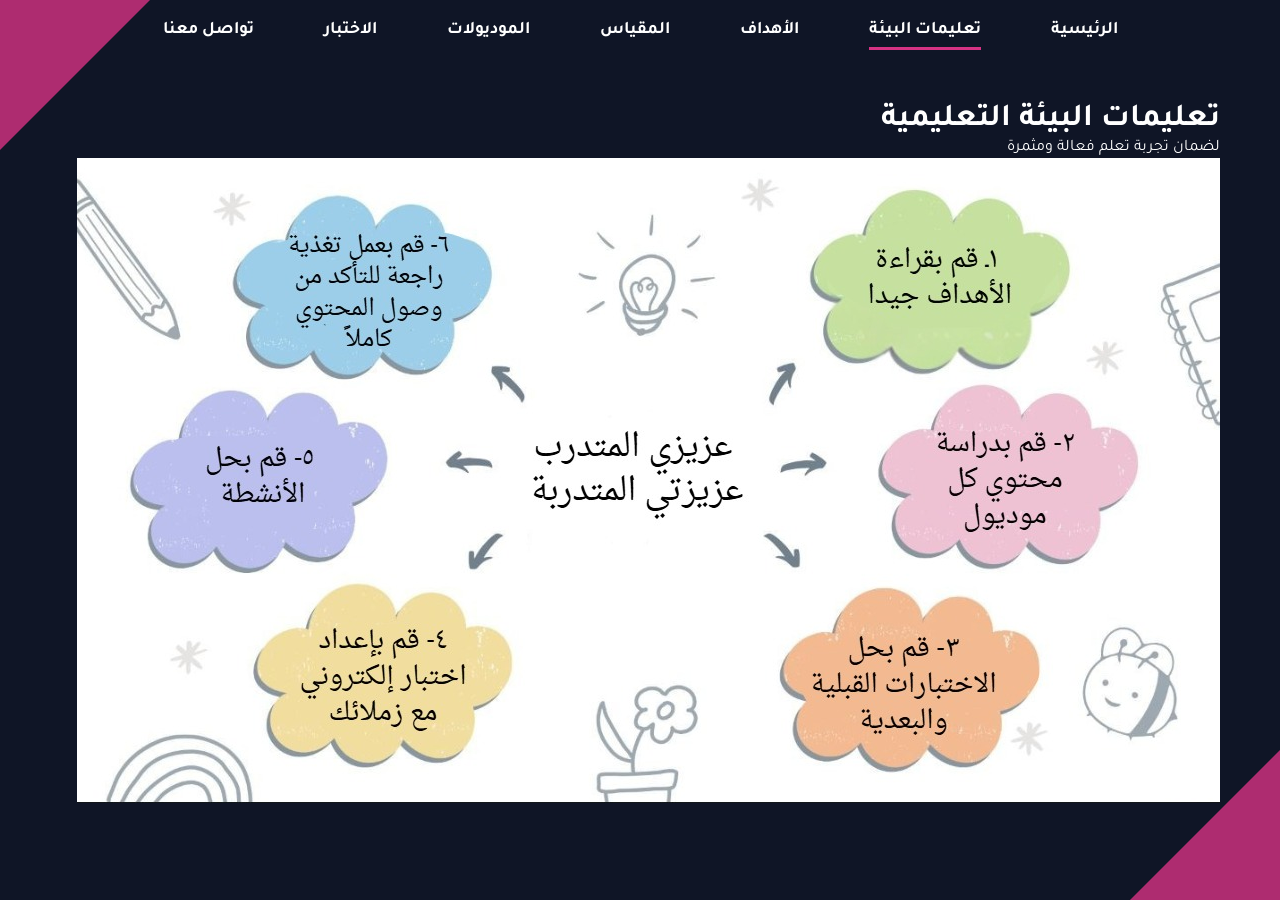
<file: instructions.html>
<!DOCTYPE html>
<html lang="ar" dir="rtl">

<head>
    <meta charset="UTF-8">
    <meta name="viewport" content="width=device-width, initial-scale=1.0">
    <title>تعليمات البيئة التعليمية</title>
    <link href="https://fonts.googleapis.com/css2?family=Tajawal:wght@400;700&display=swap" rel="stylesheet">
    <link rel="stylesheet" href="style.css">
</head>

<body>

    <header>
        <nav class="navbar">
            <ul>
                <li><a href="home.html">الرئيسية</a></li>
                <li><a href="instructions.html" class="active">تعليمات البيئة</a></li>
                <li><a href="goals.html">الأهداف</a></li>
                <li><a href="overall.html">المقياس</a></li>
                <li><a href="modules.html">الموديولات</a></li>
                <li><a href="test.html">الاختبار</a></li>
                <li><a href="Connect.html">تواصل معنا</a></li>
            </ul>
        </nav>
    </header>

    <main class="container">

        <div class="page-header">
            <h1 class="main-title">تعليمات البيئة التعليمية</h1>
            <p class="sub-title">لضمان تجربة تعلم فعالة ومثمرة</p>
        </div>

        <div class="centered-image-container">
            <img src="PM.jpeg" alt="إنفوجرافيك تعليمات البيئة" class="page-image">
        </div>

    </main>

    <div class="corner-shape top-left"></div>
    <div class="corner-shape bottom-right"></div>

    <script src="script.js"></script>
</body>

</html>
</file>
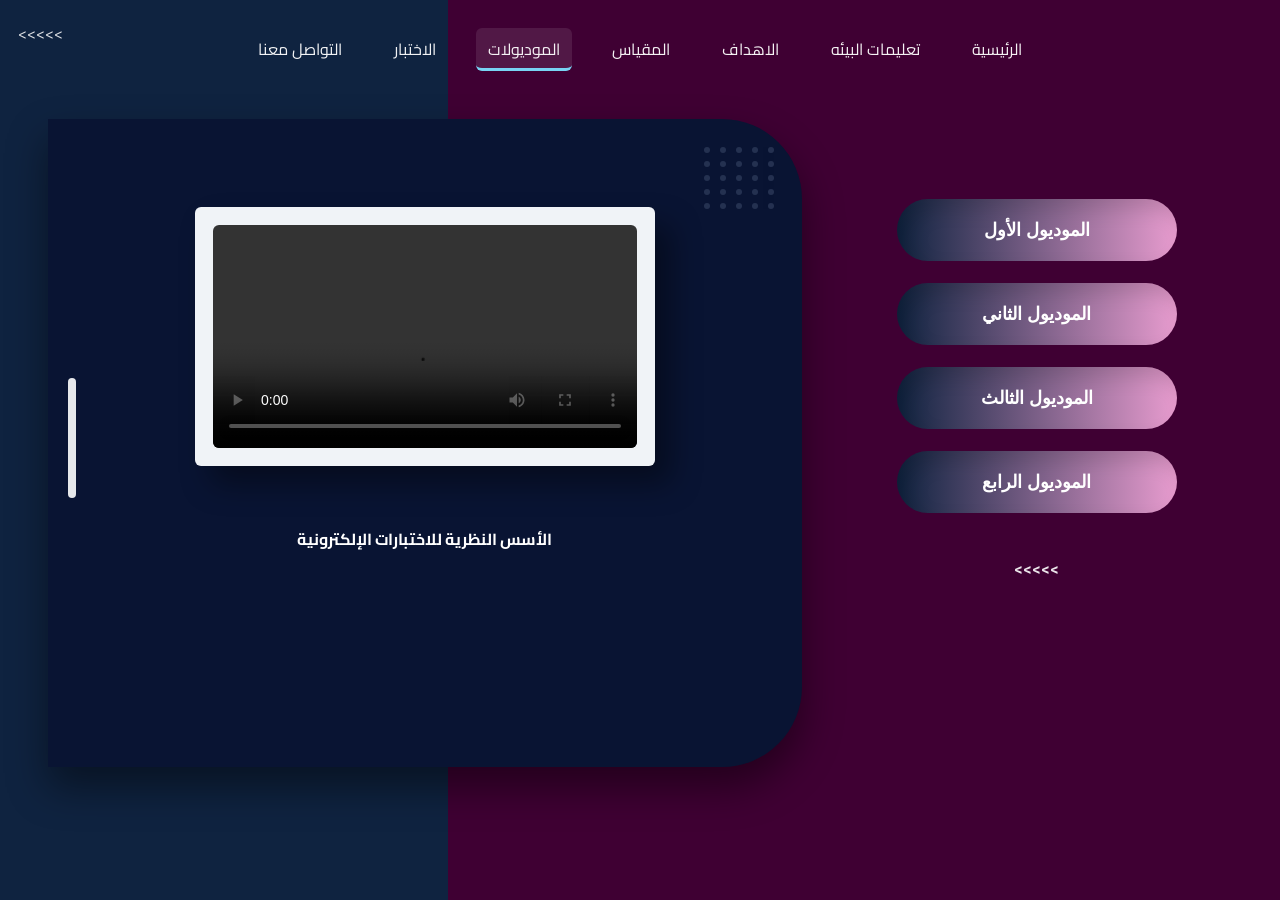
<file: modules.html>
<!doctype html>
<html lang="ar" dir="rtl">

<head>
    <meta charset="utf-8" />
    <meta name="viewport" content="width=device-width, initial-scale=1" />
    <title>واجهة الموديولات HTML</title>
    <link href="https://fonts.googleapis.com/css2?family=Cairo:wght@300;400;600;700&display=swap" rel="stylesheet">
    <style>
         :root {
            --pink: #3f0033;
            --navy: #091433;
            --blue-dark: #0b3c88;
        }
        
        * {
            box-sizing: border-box
        }
        
        body {
            margin: 0;
            font-family: 'Cairo', sans-serif;
            background: linear-gradient(90deg, #0f2340 35%, var(--pink) 35%);
            min-height: 100vh;
            color: #fff;
            overflow-x: hidden;
        }
        /* ===== HEADER / NAVIGATION STYLES - MODIFIED ===== */
        
        header {
            display: flex;
            /* توسيط العناصر داخله */
            justify-content: center;
            gap: 28px;
            padding: 28px 48px;
            align-items: center
        }
        
        nav {
            display: flex;
            gap: 28px;
            /* إزالة خاصية margin-left: auto; لتوسيط القائمة */
            animation: dropDown 0.7s ease-out;
        }
        
        nav a {
            color: #fff;
            text-decoration: none;
            padding: 6px 12px;
            border-radius: 6px;
            opacity: 0.95;
            transition: 0.3s ease;
            position: relative;
        }
        
        nav a.active {
            border-bottom: 3px solid #7ce0ff;
            padding-bottom: 4px;
            transition: 0.3s ease;
            background: rgba(255, 255, 255, 0.1);
        }
        
        nav a:hover {
            background: rgba(255, 255, 255, 0.18);
            transform: translateY(-3px);
            box-shadow: 0 4px 10px rgba(0, 0, 0, 0.25)
        }
        
        @keyframes dropDown {
            0% {
                transform: translateY(-100%);
                opacity: 0;
            }
            100% {
                transform: translateY(0);
                opacity: 1;
            }
        }
        /* ===== LAYOUT ===== */
        
        .container {
            display: flex;
            align-items: flex-start;
            gap: 40px;
            padding: 20px 48px
        }
        /* ===== LEFT SECTION (Video/Content) ===== */
        
        .left {
            background: var(--navy);
            width: 66%;
            height: auto;
            min-height: 72vh;
            border-radius: 0 80px 80px 0;
            box-shadow: 0 20px 40px rgba(0, 0, 0, 0.45);
            padding: 48px;
            position: relative;
            overflow: hidden
        }
        
        .left .frame {
            width: 70%;
            min-width: 420px;
            background: #f0f3f7;
            padding: 18px;
            border-radius: 6px;
            margin: 40px auto;
            box-shadow: 16px 18px 30px rgba(0, 0, 0, 0.4);
            aspect-ratio: 16/9;
            height: auto;
            overflow: hidden;
            color: var(--navy);
        }
        
        .left .frame h2 {
            margin-top: 0;
            color: var(--pink);
        }
        /* Style for video inside the frame */
        
        .left .frame video {
            width: 100%;
            height: 100%;
            display: block;
            border-radius: 4px;
        }
        /* Style for text content inside the frame */
        
        .left .frame .content-display {
            padding: 20px;
            height: 100%;
            overflow-y: auto;
        }
        
        .caption {
            color: #ffffff;
            background: transparent;
            padding: 18px 10px;
            text-align: center;
            font-weight: 700;
            margin-top: 8px
        }
        
        .left .decor-vertical {
            position: absolute;
            left: 20px;
            top: 40%;
            width: 8px;
            height: 120px;
            background: #fff;
            opacity: 0.9;
            border-radius: 4px
        }
        
        .left .dots {
            position: absolute;
            right: 28px;
            top: 28px;
            display: grid;
            grid-template-columns: repeat(5, 8px);
            gap: 8px;
            opacity: 0.18
        }
        
        .left .dots span {
            width: 6px;
            height: 6px;
            background: #9fb3d6;
            border-radius: 50%
        }
        /* ===== RIGHT SECTION (Buttons) ===== */
        
        .right {
            width: 34%;
            height: auto;
            padding: 80px 48px 48px;
            display: flex;
            flex-direction: column;
            align-items: center;
            gap: 22px
        }
        
        .module {
            width: 100%;
            max-width: 300px;
            text-align: center;
        }
        
        .btn {
            width: 95%;
            max-width: 300px;
            padding: 20px 22px;
            border-radius: 32px;
            text-align: center;
            border: none;
            cursor: pointer;
            font-weight: 700;
            font-size: 1.15rem;
            box-shadow: inset 10px 10px 20px rgba(0, 0, 0, 0.15);
            background: linear-gradient(90deg, #0f2340, #e89ccf);
            color: #fff;
            transition: all .25s ease;
        }
        
        .btn:hover {
            transform: translateY(-4px);
            box-shadow: 0 8px 20px rgba(0, 0, 0, 0.4);
        }
        /* DROPDOWN MENU */
        
        .dropdown {
            margin-top: 10px;
            background: #0f2340;
            padding: 10px;
            border-radius: 18px;
            display: none;
            overflow: hidden;
            max-height: 0;
            transition: max-height 0.4s ease-out, padding 0.4s ease-out;
        }
        
        .sub-btn {
            width: 100%;
            margin: 6px 0;
            padding: 10px 12px;
            border: none;
            border-radius: 12px;
            background: linear-gradient(90deg, #ffb7d9, #7a57ff);
            font-weight: 700;
            font-size: 1rem;
            color: #0f2340;
            cursor: pointer;
            transition: transform .2s ease, box-shadow .2s ease;
        }
        
        .sub-btn:hover {
            transform: scale(1.03);
            box-shadow: 0 4px 10px rgba(0, 0, 0, 0.3);
        }
        
        .module.active .dropdown {
            display: block;
            max-height: 200px;
            padding: 10px;
        }
        
        .arrows-top {
            position: absolute;
            left: 18px;
            top: 18px;
            color: #fff;
            opacity: 0.85
        }
        /* ===== RESPONSIVE ===== */
        
        @media (max-width:1000px) {
            body {
                background: linear-gradient(180deg, var(--pink) 36%, #0f2340 36%)
            }
            /* توسيط العنوان على الشاشات الصغيرة */
            header {
                justify-content: center;
            }
            .container {
                flex-direction: column;
                align-items: stretch
            }
            .left,
            .right {
                width: 100%;
                border-radius: 20px;
                height: auto;
                min-height: auto;
            }
            .left .frame {
                width: 92%;
                min-width: auto
            }
        }
    </style>
</head>

<body>
    <header>
        <div class="arrows-top">&gt;&gt;&gt;&gt;&gt;</div>
        <nav>
            <a href="home.html">الرئيسية</a>
            <a href="instructions.html">تعليمات البيئه</a>
            <a href="goals.html">الاهداف</a>
            <a href="overall.html">المقياس</a>
            <a class="active" href="#">الموديولات</a>
            <a href="test.html">الاختبار</a>
            <a href="Connect.html">التواصل معنا</a>
        </nav>
    </header>

    <div class="container">
        <aside class="right">

            <div class="module">
                <button class="btn module-btn" data-video="module1.mp4" data-title="الأسس النظرية للاختبارات الإلكترونية">الموديول الأول</button>
                <div class="dropdown">
                    <button class="sub-btn" data="m1g">الأهداف</button>
                    <button class="sub-btn" data="m1c">المحتوى</button>
                    <button class="sub-btn" data="m1a">الأنشطة</button>
                </div>
            </div>

            <div class="module">
                <button class="btn module-btn" data-video="module2.mp4" data-title="المهارات التمهيدية لإنتاج الاختبارات الإلكترونية من خلال منصة (Quizizz)">الموديول الثاني</button>
                <div class="dropdown">
                    <button class="sub-btn" data="m2g">الأهداف</button>
                    <button class="sub-btn" data="m2c">المحتوى</button>
                    <button class="sub-btn" data="m2a">الأنشطة</button>
                </div>
            </div>

            <div class="module">
                <button class="btn module-btn" data-video="module3.mp4" data-title="إنشاء المحتوى التعليمي وإدارته للاختبارات الإلكترونية من خلال منصة (Quizizz)">الموديول الثالث</button>
                <div class="dropdown">
                    <button class="sub-btn" data="m3g">الأهداف</button>
                    <button class="sub-btn" data="m3c">المحتوى</button>
                    <button class="sub-btn" data="m3a">الأنشطة</button>
                </div>
            </div>

            <div class="module">
                <button class="btn module-btn" data-video="module4.mp4" data-title="إدارة التفاعل وتحليل أداء أعضاء هيئة التدريس للاختبارات من خلال منصة (Quizizz)">الموديول الرابع</button>
                <div class="dropdown">
                    <button class="sub-btn" data="m4g">الأهداف</button>
                    <button class="sub-btn" data="m4c">المحتوى</button>
                    <button class="sub-btn" data="m4a">الأنشطة</button>
                </div>
            </div>

            <div style="margin-top:18px;color:#fff;font-weight:700;opacity:0.9">&gt;&gt;&gt;&gt;&gt;</div>
        </aside>

        <section class="left">
            <div class="decor-vertical"></div>
            <div class="dots">
                <span></span>
                <span></span>
                <span></span>
                <span></span>
                <span></span>
                <span></span>
                <span></span>
                <span></span>
                <span></span>
                <span></span>
                <span></span>
                <span></span>
                <span></span>
                <span></span>
                <span></span>
                <span></span>
                <span></span>
                <span></span>
                <span></span>
                <span></span>
                <span></span>
                <span></span>
                <span></span>
                <span></span>
                <span></span>
            </div>

            <div class="frame" id="frame">
                <video id="mainVideo" width="100%" height="100%" controls style="border-radius: 6px;">
                    <source id="videoSrc" src="module1.mp4" type="video/mp4">
                    متصفحك لا يدعم الفيديو
                </video>

                <div class="content-display" id="contentDisplay" style="display: none;">
                    <h2>مرحبًا 👋</h2>
                    <p>اختاري موديول ثم (أهداف – محتوى – أنشطة) لعرض التفاصيل.</p>
                </div>
            </div>

            <div class="caption" id="videoTitle">
                الأسس النظرية للاختبارات الإلكترونية
            </div>

        </section>
    </div>

    <script>
        const frame = document.getElementById("frame");
        const video = document.getElementById("mainVideo");
        const source = document.getElementById("videoSrc");
        const caption = document.getElementById("videoTitle");
        const contentDisplay = document.getElementById("contentDisplay");

        // Function to show the video player and hide the text content
        function showVideoPlayer(fileName, title) {
            video.style.display = 'block';
            contentDisplay.style.display = 'none';
            source.src = fileName;
            caption.textContent = title;
            video.load();
            video.play();
        }

        // Function to show the text content and hide the video player
        function showTextContent(htmlContent, title) {
            video.pause(); // إيقاف تشغيل الفيديو عند عرض المحتوى النصي
            video.style.display = 'none';
            contentDisplay.style.display = 'block';
            contentDisplay.innerHTML = htmlContent;
            caption.textContent = title;
        }

        // 1. Module Button Click Handler (Handles dropdown toggle and video loading)
        document.querySelectorAll(".module-btn").forEach(btn => {
            btn.onclick = () => {
                const m = btn.parentElement;

                // Toggle dropdown state
                document.querySelectorAll(".module").forEach(x => {
                    if (x !== m) x.classList.remove("active");
                });
                m.classList.toggle("active");

                // Load the default video for the module when button is clicked
                const videoFile = btn.getAttribute("data-video");
                const videoTitle = btn.getAttribute("data-title");
                showVideoPlayer(videoFile, videoTitle);
            }
        });

        // 2. Sub-Button Data/Content Definitions
        const titles = {
            m1g: "الأسس النظرية للاختبارات الإلكترونية: الأهداف",
            m1c: "الأسس النظرية للاختبارات الإلكترونية: المحتوى",
            m1a: "الأسس النظرية للاختبارات الإلكترونية: الأنشطة",
            m2g: "المهارات التمهيدية لإنتاج الاختبارات الإلكترونية من خلال منصة (Quizizz): الأهداف",
            m2c: "المهارات التمهيدية لإنتاج الاختبارات الإلكترونية من خلال منصة (Quizizz): المحتوى",
            m2a: "المهارات التمهيدية لإنتاج الاختبارات الإلكترونية من خلال منصة (Quizizz): الأنشطة",
            m3g: "إنشاء المحتوى التعليمي وإدارته للاختبارات الإلكترونية من خلال منصة (Quizizz): الأهداف",
            m3c: "إنشاء المحتوى التعليمي وإدارته للاختبارات الإلكترونية من خلال منصة (Quizizz): المحتوى",
            m3a: "إنشاء المحتوى التعليمي وإدارته للاختبارات الإلكترونية من خلال منصة (Quizizz): الأنشطة",
            m4g: "إدارة التفاعل وتحليل أداء أعضاء هيئة التدريس للاختبارات من خلال منصة (Quizizz): الأهداف",
            m4c: "إدارة التفاعل وتحليل أداء أعضاء هيئة التدريس للاختبارات من خلال منصة (Quizizz): المحتوى",
            m4a: "إدارة التفاعل وتحليل أداء أعضاء هيئة التدريس للاختبارات من خلال منصة (Quizizz): الأنشطة",
        };

        const content = {
            m1g: `
<h2>الأهداف التعليمية للموديول الأول</h2>

<table style="width:100%; border-collapse:collapse; background:#fff; color:#000; border-radius:10px; overflow:hidden;">
  <thead>
    <tr style="background:#0b3c88; color:#fff; text-align:center;">
      <th style="padding:10px; border:1px solid #ddd;">م</th>
      <th style="padding:10px; border:1px solid #ddd;">الهدف التعليمي</th>
      <th style="padding:10px; border:1px solid #ddd;">مستوى الهدف</th>
    </tr>
  </thead>

  <tbody>
    <tr><td style="padding:10px; border:1px solid #ddd;">1</td><td style="padding:10px; border:1px solid #ddd;">توضح نشأة الاختبارات الإلكترونية.</td><td style="padding:10px; border:1px solid #ddd;">الفهم</td></tr>
    <tr><td style="padding:10px; border:1px solid #ddd;">2</td><td style="padding:10px; border:1px solid #ddd;">تحدد بداية ظهور الاختبارات الإلكترونية.</td><td style="padding:10px; border:1px solid #ddd;">التذكر</td></tr>
    <tr><td style="padding:10px; border:1px solid #ddd;">3</td><td style="padding:10px; border:1px solid #ddd;">تعرف مفهوم الاختبارات الإلكترونية.</td><td style="padding:10px; border:1px solid #ddd;">التذكر</td></tr>
    <tr><td style="padding:10px; border:1px solid #ddd;">4</td><td style="padding:10px; border:1px solid #ddd;">تفرق بين الاختبارات الإلكترونية والاختبارات التقليدية.</td><td style="padding:10px; border:1px solid #ddd;">التحليل</td></tr>
    <tr><td style="padding:10px; border:1px solid #ddd;">5</td><td style="padding:10px; border:1px solid #ddd;">تعدد ثلاث من مراحل إنتاج الاختبارات الإلكترونية.</td><td style="padding:10px; border:1px solid #ddd;">التذكر</td></tr>
    <tr><td style="padding:10px; border:1px solid #ddd;">6</td><td style="padding:10px; border:1px solid #ddd;">تفرق بين مرحلة التحليل ومرحلة التصميم في إنتاج الاختبارات الإلكترونية.</td><td style="padding:10px; border:1px solid #ddd;">التحليل</td></tr>
    <tr><td style="padding:10px; border:1px solid #ddd;">7</td><td style="padding:10px; border:1px solid #ddd;">تذكر أنواع الاختبارات الإلكترونية.</td><td style="padding:10px; border:1px solid #ddd;">التذكر</td></tr>
    <tr><td style="padding:10px; border:1px solid #ddd;">8</td><td style="padding:10px; border:1px solid #ddd;">تفسر الفرق بين الاختبارات الموضوعية والمقالية.</td><td style="padding:10px; border:1px solid #ddd;">الفهم</td></tr>
    <tr><td style="padding:10px; border:1px solid #ddd;">9</td><td style="padding:10px; border:1px solid #ddd;">تميز بين نوع الاختبار المناسب لكل موقف تعليمي.</td><td style="padding:10px; border:1px solid #ddd;">التحليل</td></tr>
    <tr><td style="padding:10px; border:1px solid #ddd;">10</td><td style="padding:10px; border:1px solid #ddd;">توضح مميزات وعيوب كل نوع من أنواع الاختبارات الإلكترونية.</td><td style="padding:10px; border:1px solid #ddd;">الفهم</td></tr>
    <tr><td style="padding:10px; border:1px solid #ddd;">11</td><td style="padding:10px; border:1px solid #ddd;">تقارن بين الخصائص التقنية لكل نوع من أنواع الاختبارات الإلكترونية.</td><td style="padding:10px; border:1px solid #ddd;">التحليل</td></tr>
    <tr><td style="padding:10px; border:1px solid #ddd;">12</td><td style="padding:10px; border:1px solid #ddd;">تحدد نوع الاختبار المناسب لقياس مهارة معينة.</td><td style="padding:10px; border:1px solid #ddd;">التذكر</td></tr>
    <tr><td style="padding:10px; border:1px solid #ddd;">13</td><td style="padding:10px; border:1px solid #ddd;">تستنتج فعالية الاختبارات المقالية في قياس التفكير النقدي.</td><td style="padding:10px; border:1px solid #ddd;">التحليل</td></tr>
    <tr><td style="padding:10px; border:1px solid #ddd;">14</td><td style="padding:10px; border:1px solid #ddd;">تقيم فعالية الاختبارات التفاعلية في قياس المهارات العليا.</td><td style="padding:10px; border:1px solid #ddd;">التقييم</td></tr>
    <tr><td style="padding:10px; border:1px solid #ddd;">15</td><td style="padding:10px; border:1px solid #ddd;">تصمم اختبارًا إلكترونيًا يجمع بين نوعين مختلفين من الاختبارات.</td><td style="padding:10px; border:1px solid #ddd;">الابتكار</td></tr>
  </tbody>
</table>
`,
            m1c: "<h2>محتوى الموديول الأول</h2><p>يشمل محتوى الوحدة الأولى موضوعات مثل: مفهوم الاختبارات الإلكترونية، أهميتها، خصائصها، أنواع الأسئلة الإلكترونية الشائعة وكيفية صياغتها بشكل فعال.</p>",
            m1a: "<h2>عزيزي المتدرب عزيزتي المتدربة قم بعمل اختبار إلكتروني يشتمل علي عدد من أسئلة متنوعة</h2><p> </p><img src='hhh.jpeg' alt='صورة توضيحية للنشاط' style='max-width: 50%; height: auto; display: block; margin: 15px auto;'>",
            m2g: `
<h2>الأهداف التعليمية للموديول الثاني</h2>

<table style="width:100%; border-collapse:collapse; background:#fff; color:#000; border-radius:10px; overflow:hidden;">
  <thead>
    <tr style="background:#0b3c88; color:#fff; text-align:center;">
      <th style="padding:10px; border:1px solid #ddd;">الهدف</th>
      <th style="padding:10px; border:1px solid #ddd;">مستوى الهدف</th>
    </tr>
  </thead>

  <tbody>

    <tr><td style="padding:10px; border:1px solid #ddd;">تعرف مفهوم منصة Quizizz كأداة للتقييم التفاعلي.</td><td style="padding:10px; border:1px solid #ddd;">التذكر</td></tr>

    <tr><td style="padding:10px; border:1px solid #ddd;">توضح خصائص ومميزات استخدام Quizizz في التعليم.</td><td style="padding:10px; border:1px solid #ddd;">الفهم</td></tr>

    <tr><td style="padding:10px; border:1px solid #ddd;">تستخدم منصة Quizizz لإنشاء اختبار تفاعلي بسيط.</td><td style="padding:10px; border:1px solid #ddd;">التطبيق</td></tr>

    <tr><td style="padding:10px; border:1px solid #ddd;">تقارن بين منصة Quizizz وبعض أدوات التقييم الإلكتروني الأخرى.</td><td style="padding:10px; border:1px solid #ddd;">التحليل</td></tr>

    <tr><td style="padding:10px; border:1px solid #ddd;">تقيم فعالية استخدام Quizizz في بيئات تعليمية مختلفة.</td><td style="padding:10px; border:1px solid #ddd;">التقييم</td></tr>

    <tr><td style="padding:10px; border:1px solid #ddd;">تصمم اختبارًا تفاعليًا باستخدام Quizizz يخدم أحد الدروس التعليمية.</td><td style="padding:10px; border:1px solid #ddd;">المهاري</td></tr>

    <tr><td style="padding:10px; border:1px solid #ddd;">تشرح دور المعلمين والطلاب والمؤسسات في استخدام منصة Quizizz.</td><td style="padding:10px; border:1px solid #ddd;">الفهم</td></tr>

    <tr><td style="padding:10px; border:1px solid #ddd;">توضح المتعلم كيف يستفيد كل من الفئات المستهدفة من أدوات المنصة.</td><td style="padding:10px; border:1px solid #ddd;">الفهم</td></tr>

    <tr><td style="padding:10px; border:1px solid #ddd;">تميز المتعلم بين استخدامات المعلم والطالب للمنصة من خلال سيناريو تعليمي.</td><td style="padding:10px; border:1px solid #ddd;">التحليل</td></tr>

    <tr><td style="padding:10px; border:1px solid #ddd;">تطبق خطوات استخدام المنصة كطالب ومعلم في موقف افتراضي.</td><td style="padding:10px; border:1px solid #ddd;">التطبيق</td></tr>

    <tr><td style="padding:10px; border:1px solid #ddd;">تقارن بين أدوار كل من المعلمين، والطلاب، والمؤسسات على المنصة.</td><td style="padding:10px; border:1px solid #ddd;">التحليل</td></tr>

    <tr><td style="padding:10px; border:1px solid #ddd;">تحلل مزايا استخدام المؤسسات لمنصة Quizizz.</td><td style="padding:10px; border:1px solid #ddd;">التحليل</td></tr>

    <tr><td style="padding:10px; border:1px solid #ddd;">تعدد خطوات إنشاء حساب معلم أو طالب على منصة Quizizz.</td><td style="padding:10px; border:1px solid #ddd;">التذكر</td></tr>

    <tr><td style="padding:10px; border:1px solid #ddd;">تشرح الفرق بين حساب المعلم وحساب الطالب عند التسجيل.</td><td style="padding:10px; border:1px solid #ddd;">الفهم</td></tr>

    <tr><td style="padding:10px; border:1px solid #ddd;">تنشئ حساب كطالب على منصة Quizizz.</td><td style="padding:10px; border:1px solid #ddd;">المهاري</td></tr>

    <tr><td style="padding:10px; border:1px solid #ddd;">تنشئ حساب كمعلم على منصة Quizizz.</td><td style="padding:10px; border:1px solid #ddd;">المهاري</td></tr>

    <tr><td style="padding:10px; border:1px solid #ddd;">تميز بين خصائص التسجيل باستخدام Google أو Microsoft.</td><td style="padding:10px; border:1px solid #ddd;">التحليل</td></tr>

    <tr><td style="padding:10px; border:1px solid #ddd;">تصمم فيديو إرشاديًا يشرح فيه خطوات التسجيل في Quizizz.</td><td style="padding:10px; border:1px solid #ddd;">المهاري</td></tr>

    <tr><td style="padding:10px; border:1px solid #ddd;">تعدد الأقسام الرئيسية في واجهة منصة Quizizz.</td><td style="padding:10px; border:1px solid #ddd;">التذكر</td></tr>

    <tr><td style="padding:10px; border:1px solid #ddd;">تستخدم أزرار "Create" و"Assign" و"Start a live quiz" لإنشاء اختبار وإرساله للطلاب.</td><td style="padding:10px; border:1px solid #ddd;">التطبيق</td></tr>

    <tr><td style="padding:10px; border:1px solid #ddd;">تميز بين الوظائف المختلفة لكل من قسم "My Library" و"Reports".</td><td style="padding:10px; border:1px solid #ddd;">التحليل</td></tr>

    <tr><td style="padding:10px; border:1px solid #ddd;">تقارن بين أدوات إنشاء المحتوى في Quizizz من حيث الاستخدام التعليمي.</td><td style="padding:10px; border:1px solid #ddd;">التحليل</td></tr>

    <tr><td style="padding:10px; border:1px solid #ddd;">تنشئ اختبارًا تفاعليًا باستخدام أدوات Quizizz المختلفة، ويشاركه مع زملائه أو طلابه.</td><td style="padding:10px; border:1px solid #ddd;">المهاري</td></tr>

  </tbody>
</table>
`,
            m2c: "<h2>محتوى الموديول الثاني</h2><p>تغطية خطوات التسجيل في Quizizz، شرح المكونات الأساسية لواجهة المستخدم، والخطوات الأولى لإنشاء اختبار بسيط.</p>",
            m2a: "<h2>أنشطة الموديول الثاني</h2><p>تطبيق عملي لتسجيل حساب على Quizizz، وإعداد اختبار تجريبي يحتوي على سؤال واحد فقط باستخدام المنصة.</p>",
            m3g: `
<h2>الأهداف التعليمية للموديول الثالث</h2>

<table style="width:100%; border-collapse:collapse; background:#fff; color:#000; border-radius:10px; overflow:hidden;">
  <thead>
    <tr style="background:#0b3c88; color:#fff; text-align:center;">
      <th style="padding:10px; border:1px solid #ddd;">الهدف</th>
      <th style="padding:10px; border:1px solid #ddd;">مستوى الهدف</th>
    </tr>
  </thead>

  <tbody>

    <tr><td style="padding:10px; border:1px solid #ddd;">تعرف المقصود بالسؤال اختيار من متعدد، والصواب والخطأ، وملء الفراغ.</td><td style="padding:10px; border:1px solid #ddd;">التذكر</td></tr>

    <tr><td style="padding:10px; border:1px solid #ddd;">تشرح خطوات إنشاء كل نوع من أنواع الأسئلة داخل منصة Quizizz.</td><td style="padding:10px; border:1px solid #ddd;">الفهم</td></tr>

    <tr><td style="padding:10px; border:1px solid #ddd;">تطبق خطوات إنشاء سؤال اختيار من متعدد في Quizizz بشكل صحيح.</td><td style="padding:10px; border:1px solid #ddd;">التطبيق</td></tr>

    <tr><td style="padding:10px; border:1px solid #ddd;">تقارن بين خصائص كل من أنواع الأسئلة الثلاثة من حيث الاستخدام والفعالية.</td><td style="padding:10px; border:1px solid #ddd;">التحليل</td></tr>

    <tr><td style="padding:10px; border:1px solid #ddd;">تقيم جودة سؤال صواب وخطأ وفقًا لمعايير الصياغة السليمة.</td><td style="padding:10px; border:1px solid #ddd;">التقييم</td></tr>

    <tr><td style="padding:10px; border:1px solid #ddd;">تنشئ سؤال اختيار من متعدد بشكل صحيح.</td><td style="padding:10px; border:1px solid #ddd;">المهاري</td></tr>

    <tr><td style="padding:10px; border:1px solid #ddd;">تنشئ سؤال صواب وخطأ بشكل صحيح.</td><td style="padding:10px; border:1px solid #ddd;">المهاري</td></tr>

    <tr><td style="padding:10px; border:1px solid #ddd;">تنشئ سؤال ملء فراغ بشكل صحيح.</td><td style="padding:10px; border:1px solid #ddd;">المهاري</td></tr>

    <tr><td style="padding:10px; border:1px solid #ddd;">تعرف بنك الأسئلة في منصة Quizizz.</td><td style="padding:10px; border:1px solid #ddd;">التذكر</td></tr>

    <tr><td style="padding:10px; border:1px solid #ddd;">تفسر أهمية الخصائص السيكومترية للأسئلة في بنك الأسئلة.</td><td style="padding:10px; border:1px solid #ddd;">الفهم</td></tr>

    <tr><td style="padding:10px; border:1px solid #ddd;">تطبق خطوات إنشاء اختبار باستخدام بنك الأسئلة في Quizizz.</td><td style="padding:10px; border:1px solid #ddd;">التطبيق</td></tr>

    <tr><td style="padding:10px; border:1px solid #ddd;">تميز بين خصائص بنك الأسئلة وخصائص الاختبارات العادية.</td><td style="padding:10px; border:1px solid #ddd;">التحليل</td></tr>

    <tr><td style="padding:10px; border:1px solid #ddd;">تقييم فعالية بنك الأسئلة في تحسين جودة التقويم الإلكتروني.</td><td style="padding:10px; border:1px solid #ddd;">التقييم</td></tr>

    <tr><td style="padding:10px; border:1px solid #ddd;">تنشئ نموذجًا لاختبار باستخدام بنك أسئلة متكامل على Quizizz.</td><td style="padding:10px; border:1px solid #ddd;">المهاري</td></tr>

    <tr><td style="padding:10px; border:1px solid #ddd;">تشرح معنى استيراد الأسئلة في منصة Quizizz.</td><td style="padding:10px; border:1px solid #ddd;">الفهم</td></tr>

    <tr><td style="padding:10px; border:1px solid #ddd;">تنفذ خطوات استيراد الأسئلة من Excel إلى Quizizz.</td><td style="padding:10px; border:1px solid #ddd;">التطبيق</td></tr>

    <tr><td style="padding:10px; border:1px solid #ddd;">تطبق خطوات تنسيق الأسئلة في ملف Excel قبل استيرادها إلى Quizizz.</td><td style="padding:10px; border:1px solid #ddd;">التطبيق</td></tr>

    <tr><td style="padding:10px; border:1px solid #ddd;">تميز بين استيراد الأسئلة من Google Form وExcel.</td><td style="padding:10px; border:1px solid #ddd;">التحليل</td></tr>

    <tr><td style="padding:10px; border:1px solid #ddd;">تستنتج أهمية استيراد الأسئلة بدلًا من الإدخال اليدوي.</td><td style="padding:10px; border:1px solid #ddd;">التحليل</td></tr>

    <tr><td style="padding:10px; border:1px solid #ddd;">تنشئ اختبارًا جاهزًا بصيغة CSV متوافقًا مع متطلبات منصة Quizizz.</td><td style="padding:10px; border:1px solid #ddd;">المهاري</td></tr>

    <tr><td style="padding:10px; border:1px solid #ddd;">تذكر وظيفة زر "Add Image" و"Add Video" في منصّة Quizizz.</td><td style="padding:10px; border:1px solid #ddd;">التذكر</td></tr>

    <tr><td style="padding:10px; border:1px solid #ddd;">توضح الفرق بين إضافة صورة وإضافة فيديو في Quizizz.</td><td style="padding:10px; border:1px solid #ddd;">الفهم</td></tr>

    <tr><td style="padding:10px; border:1px solid #ddd;">تضيف صورة داخل سؤال في منصة Quizizz.</td><td style="padding:10px; border:1px solid #ddd;">المهاري</td></tr>

    <tr><td style="padding:10px; border:1px solid #ddd;">تضيف فيديو داخل سؤال في منصة Quizizz.</td><td style="padding:10px; border:1px solid #ddd;">المهاري</td></tr>

    <tr><td style="padding:10px; border:1px solid #ddd;">تقيم فاعلية استخدام الوسائط في تحسين تفاعل المتعلمين داخل الاختبار.</td><td style="padding:10px; border:1px solid #ddd;">التقييم</td></tr>

    <tr><td style="padding:10px; border:1px solid #ddd;">تعرف مفهوم حفظ ومشاركة الاختبار في منصة Quizizz.</td><td style="padding:10px; border:1px solid #ddd;">التذكر</td></tr>

    <tr><td style="padding:10px; border:1px solid #ddd;">تنفذ خطوات تعيين واجب منزلي أو بدء اختبار مباشر في Quizizz.</td><td style="padding:10px; border:1px solid #ddd;">التطبيق</td></tr>

    <tr><td style="padding:10px; border:1px solid #ddd;">تحلل مزايا طرق المشاركة الثلاث (رابط – واجب – مباشر).</td><td style="padding:10px; border:1px solid #ddd;">التحليل</td></tr>

    <tr><td style="padding:10px; border:1px solid #ddd;">تنشئ اختبارًا وتشاركه عبر ثلاث طرق مختلفة في منصة Quizizz.</td><td style="padding:10px; border:1px solid #ddd;">المهاري</td></tr>

  </tbody>
</table>
`,
            m3c: "<h2>محتوى الموديول الثالث</h2><p>يشمل المحتوى: طرق إضافة أنواع مختلفة من الأسئلة (اختيار من متعدد، ملء الفراغ، سؤال مفتوح)، تنظيم الأسئلة في مجموعات، وتضمين الوسائط المتعددة (صور/فيديو).</p>",
            m3a: "<h2>أنشطة الموديول الثالث</h2><p>إنشاء اختبار متكامل على Quizizz يتضمن 5 أسئلة من أنواع مختلفة واستخدام صورة في أحد الأسئلة.</p>",
            m4g: `
<h2>الأهداف التعليمية للموديول الرابع</h2>

<table style="width:100%; border-collapse:collapse; background:#fff; color:#000; border-radius:10px; overflow:hidden;">
  <thead>
    <tr style="background:#0b3c88; color:#fff; text-align:center;">
      <th style="padding:10px; border:1px solid #ddd;">الهدف</th>
      <th style="padding:10px; border:1px solid #ddd;">مستوى الهدف</th>
    </tr>
  </thead>

  <tbody>

    <tr><td style="padding:10px; border:1px solid #ddd;">تعدد طرق تشغيل الاختبار في منصة Quizizz.</td><td style="padding:10px; border:1px solid #ddd;">التذكر</td></tr>

    <tr><td style="padding:10px; border:1px solid #ddd;">توضح الفرق بين وضعي "Live" و"Homework" في منصة Quizizz.</td><td style="padding:10px; border:1px solid #ddd;">الفهم</td></tr>

    <tr><td style="padding:10px; border:1px solid #ddd;">تطبق خطوات تشغيل الاختبار في كلا الوضعين على منصة Quizizz.</td><td style="padding:10px; border:1px solid #ddd;">التطبيق</td></tr>

    <tr><td style="padding:10px; border:1px solid #ddd;">تشغل الاختبار بوضع المباشر (Live).</td><td style="padding:10px; border:1px solid #ddd;">المهاري</td></tr>

    <tr><td style="padding:10px; border:1px solid #ddd;">تشغل الاختبار بوضع المباشر (Homework).</td><td style="padding:10px; border:1px solid #ddd;">المهاري</td></tr>

    <tr><td style="padding:10px; border:1px solid #ddd;">تحلل خصائص كل وضع لتحديد الموقف التعليمي المناسب لاستخدامه.</td><td style="padding:10px; border:1px solid #ddd;">التحليل</td></tr>

    <tr><td style="padding:10px; border:1px solid #ddd;">تقارن بين الوضعين من حيث التفاعل والتحكم والتقويم الفوري.</td><td style="padding:10px; border:1px solid #ddd;">التحليل</td></tr>

    <tr><td style="padding:10px; border:1px solid #ddd;">تذكر الخطوات الأساسية لتتبع أداء الطلاب أثناء الاختبار في منصة Quizizz.</td><td style="padding:10px; border:1px solid #ddd;">التذكر</td></tr>

    <tr><td style="padding:10px; border:1px solid #ddd;">توضح أهمية تتبع الأداء اللحظي للطلاب خلال جلسة الاختبار.</td><td style="padding:10px; border:1px solid #ddd;">الفهم</td></tr>

    <tr><td style="padding:10px; border:1px solid #ddd;">تنفذ خطوات تشغيل جلسة اختبار Live Quiz ومتابعة الأداء عبر Teacher Dashboard.</td><td style="padding:10px; border:1px solid #ddd;">التطبيق</td></tr>

    <tr><td style="padding:10px; border:1px solid #ddd;">تشغيل جلسة اختبار Live Quiz ومتابعة الأداء عبر Teacher Dashboard.</td><td style="padding:10px; border:1px solid #ddd;">المهاري</td></tr>

    <tr><td style="padding:10px; border:1px solid #ddd;">تحلل بيانات الأداء الظاهرة أثناء الاختبار لتحديد نقاط القوة والضعف لدى الطلاب.</td><td style="padding:10px; border:1px solid #ddd;">التحليل</td></tr>

    <tr><td style="padding:10px; border:1px solid #ddd;">تقيم فاعلية استخدام خاصية تتبع الأداء في تحسين التدريس الفوري.</td><td style="padding:10px; border:1px solid #ddd;">التقييم</td></tr>

    <tr><td style="padding:10px; border:1px solid #ddd;">تعرف مفهوم تقارير الأداء في منصة Quizizz.</td><td style="padding:10px; border:1px solid #ddd;">التذكر</td></tr>

    <tr><td style="padding:10px; border:1px solid #ddd;">تشرح أهمية تقارير الأداء في تحسين جودة التعليم.</td><td style="padding:10px; border:1px solid #ddd;">الفهم</td></tr>

    <tr><td style="padding:10px; border:1px solid #ddd;">تطبق خطوات استخراج تقرير أداء لاختبار تم على المنصة.</td><td style="padding:10px; border:1px solid #ddd;">التطبيق</td></tr>

    <tr><td style="padding:10px; border:1px solid #ddd;">تتبع تقارير الأداء للطلاب.</td><td style="padding:10px; border:1px solid #ddd;">المهاري</td></tr>

    <tr><td style="padding:10px; border:1px solid #ddd;">تحلل بيانات تقرير الأداء لتحديد مواطن القوة والضعف لدى الطلاب.</td><td style="padding:10px; border:1px solid #ddd;">التحليل</td></tr>

    <tr><td style="padding:10px; border:1px solid #ddd;">تستخرج تقارير الأداء للطلاب.</td><td style="padding:10px; border:1px solid #ddd;">المهاري</td></tr>

    <tr><td style="padding:10px; border:1px solid #ddd;">تستنتج فاعلية أساليب التدريس بناءً على نتائج التقارير المستخرجة.</td><td style="padding:10px; border:1px solid #ddd;">التحليل</td></tr>

    <tr><td style="padding:10px; border:1px solid #ddd;">تقترح خطة دعم تربوية مبنية على نتائج التقرير لتحسين التحصيل.</td><td style="padding:10px; border:1px solid #ddd;">الابتكار</td></tr>

    <tr><td style="padding:10px; border:1px solid #ddd;">تذكر خطوات تحليل نتائج الطلاب في منصة Quizizz.</td><td style="padding:10px; border:1px solid #ddd;">التذكر</td></tr>

    <tr><td style="padding:10px; border:1px solid #ddd;">تشرح أهمية تقارير الأداء في تحسين جودة التعليم.</td><td style="padding:10px; border:1px solid #ddd;">الفهم</td></tr>

    <tr><td style="padding:10px; border:1px solid #ddd;">تحلل نتائج اختبار فعلي باستخدام تقارير Quizizz.</td><td style="padding:10px; border:1px solid #ddd;">المهاري</td></tr>

    <tr><td style="padding:10px; border:1px solid #ddd;">تميز بين أنواع الأخطاء الطلابية (مفاهيمية / تسرّع / فهم خاطئ) في النتائج.</td><td style="padding:10px; border:1px solid #ddd;">التحليل</td></tr>

    <tr><td style="padding:10px; border:1px solid #ddd;">تقترح خطة تطويرية لتحسين أداء الطلاب بناءً على تحليل النتائج.</td><td style="padding:10px; border:1px solid #ddd;">الابتكار</td></tr>

  </tbody>
</table>
`,
            m4c: "<h2>محتوى الموديول الرابع</h2><p>شرح خيارات بدء الاختبار (حي أو واجب منزلي)، وكيفية الوصول إلى تقارير الأداء، وتحليل النتائج لتحديد نقاط القوة والضعف لدى الطلاب.</p>",
            m4a: "<h2>أنشطة الموديول الرابع</h2><p>تشغيل اختبار 'حي' على Quizizz ومراجعة التقرير الناتج عنه، واستنتاج مقترحين لتحسين أداء الطلاب بناءً على التحليل.</p>"
        };

        // 3. Sub-Button Click Handler (Handles content display)
        document.querySelectorAll(".sub-btn").forEach(b => {
            b.onclick = () => {
                const key = b.getAttribute("data");
                showTextContent(content[key], titles[key]);
            };
        });

        // Initial setup to show the default video for Module 1 on page load
        document.addEventListener('DOMContentLoaded', () => {
            // Find the first module button's data
            const firstModuleBtn = document.querySelector(".module-btn[data-video='module1.mp4']");
            if (firstModuleBtn) {
                const videoFile = firstModuleBtn.getAttribute("data-video");
                const videoTitle = firstModuleBtn.getAttribute("data-title");
                showVideoPlayer(videoFile, videoTitle);
                // Optionally make the first module dropdown active on load
                // firstModuleBtn.parentElement.classList.add('active');
            }
        });
    </script>

</body>

</html>
</file>
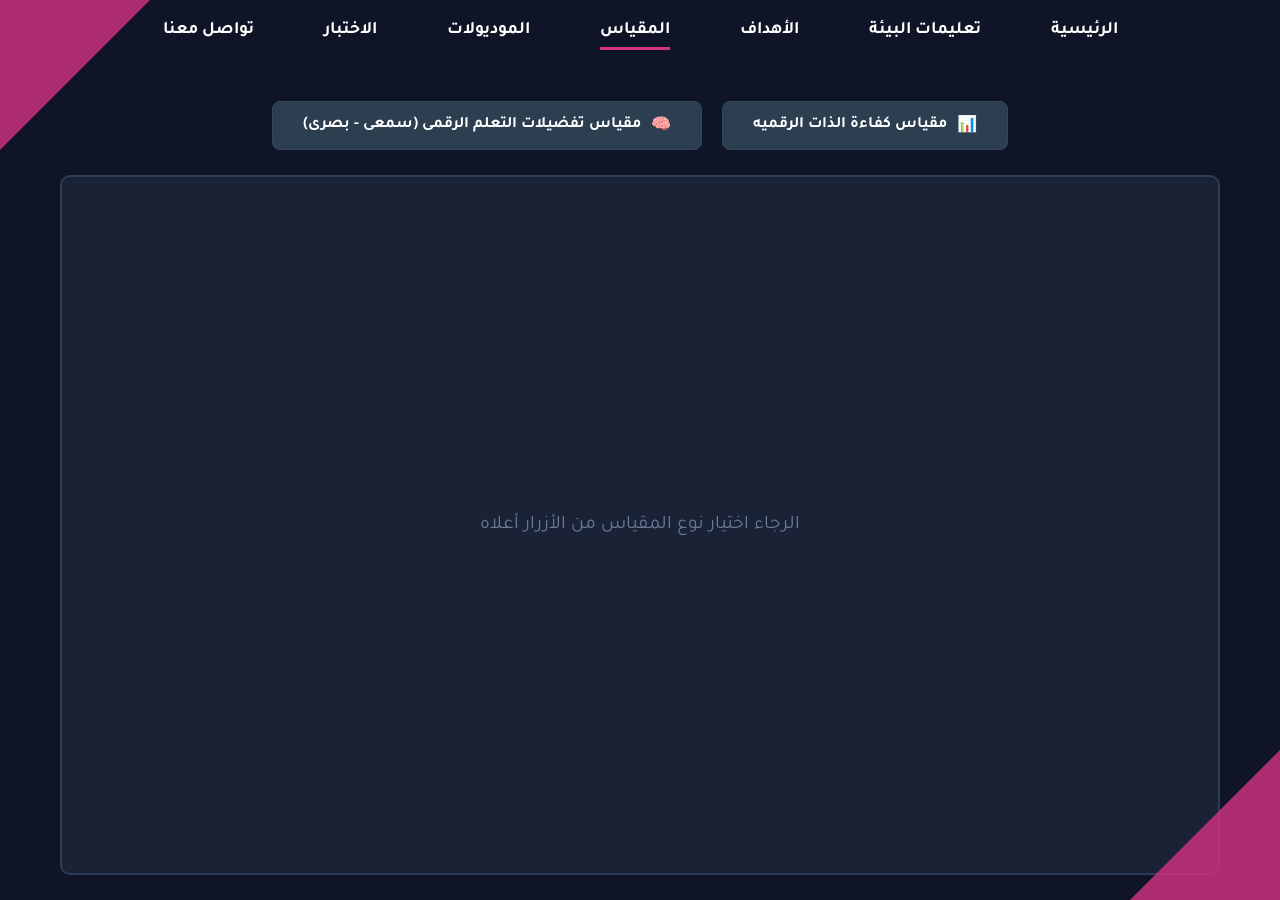
<file: overall.html>
<!DOCTYPE html>
<html lang="ar" dir="rtl">

<head>
    <meta charset="UTF-8">
    <meta name="viewport" content="width=device-width, initial-scale=1.0">
    <title>المقياس</title>
    <link href="https://fonts.googleapis.com/css2?family=Tajawal:wght@400;700&display=swap" rel="stylesheet">
    <link rel="stylesheet" href="style.css">
</head>

<body>

    <header>
        <nav class="navbar">
            <ul>
                <li><a href="home.html">الرئيسية</a></li>
                <li><a href="instructions.html">تعليمات البيئة</a></li>
                <li><a href="goals.html">الأهداف</a></li>
                <li><a href="overall.html" class="active">المقياس</a></li>
                <li><a href="modules.html">الموديولات</a></li>
                <li><a href="test.html">الاختبار</a></li>
                <li><a href="Connect.html">تواصل معنا</a></li>
            </ul>
        </nav>
    </header>

    <main class="container">

        <div class="controls-bar">
            <div class="scale-buttons">
                <button class="btn scale-select-btn" onclick="prepareView('https://forms.gle/X1Zagy8GLy8QF6fA7')">
                    <span class="icon">📊</span> مقياس كفاءة الذات الرقميه
                </button>

                <button class="btn scale-select-btn" onclick="prepareView('https://forms.gle/GJ2qC7YNCPfeSosDA')">
                    <span class="icon">🧠</span> مقياس تفضيلات التعلم الرقمى (سمعى - بصرى)
                </button>
            </div>
        </div>

        <div class="viewer-container">

            <div id="placeholder-text" class="status-msg">
                الرجاء اختيار نوع المقياس من الأزرار أعلاه
            </div>

            <div id="start-btn-container" class="start-wrapper" style="display: none;">
                <p>لقد قمت باختيار المقياس، اضغط أدناه للبدء</p>
                <button id="real-start-btn" class="btn action-btn">اضغط هنا لبدء المقياس</button>
            </div>

            <iframe id="contentFrame" src="" frameborder="0"></iframe>

        </div>

    </main>

    <div class="corner-shape top-left"></div>
    <div class="corner-shape bottom-right"></div>

    <script src="script.js"></script>
</body>

</html>
</file>
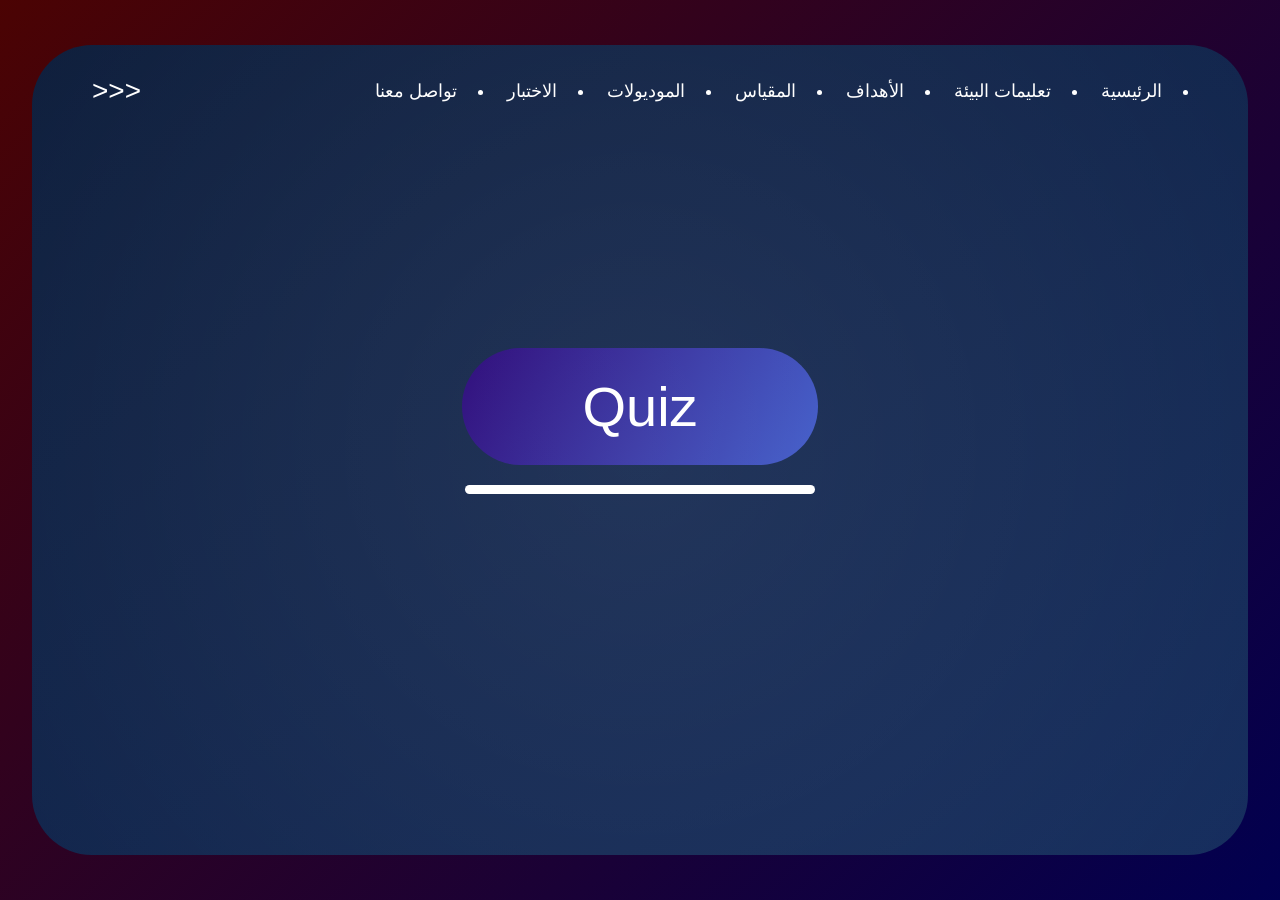
<file: test.html>
<!DOCTYPE html>
<html lang="ar" dir="rtl">

<head>
    <meta charset="UTF-8">
    <title>Advanced Quiz Animation</title>

    <style>
        * {
            margin: 0;
            padding: 0;
            box-sizing: border-box;
            font-family: "Segoe UI", Tahoma, sans-serif;
        }
        
        body {
            background: linear-gradient(135deg, #4b0303, #010050);
            height: 100vh;
            display: flex;
            justify-content: center;
            align-items: center;
            overflow: hidden;
        }
        /* ================= Container ================= */
        
        .container {
            width: 95%;
            height: 90vh;
            background: linear-gradient(145deg, #0c1c3a, #132b5c);
            border-radius: 60px;
            position: relative;
            overflow: hidden;
            animation: pageEnter 1.6s ease forwards;
        }
        
        .container::before {
            content: "";
            position: absolute;
            inset: -50%;
            background: radial-gradient(circle, rgba(255, 255, 255, 0.08), transparent 60%);
            animation: lightMove 10s infinite linear;
        }
        /* ================= Navbar ================= */
        
        .navbar {
            display: flex;
            justify-content: space-between;
            align-items: center;
            padding: 30px 60px;
            color: #fff;
            animation: navbarDrop 1.2s ease forwards;
        }
        
        .nav-links {
            position: relative;
            display: flex;
            gap: 20px;
        }
        /* Indicator */
        
        .indicator {
            position: absolute;
            bottom: -12px;
            height: 4px;
            background: linear-gradient(90deg, #001142, #300023);
            border-radius: 10px;
            transition: 0.4s ease;
        }
        /* Tabs */
        
        .nav-links a {
            color: #fff;
            text-decoration: none;
            font-size: 18px;
            position: relative;
            padding: 6px 4px;
            opacity: 0;
            transform: translateY(-15px);
            animation: tabFade .6s forwards;
            transition: .3s;
        }
        
        .nav-links a:nth-child(1) {
            animation-delay: .2s
        }
        
        .nav-links a:nth-child(2) {
            animation-delay: .3s
        }
        
        .nav-links a:nth-child(3) {
            animation-delay: .4s
        }
        
        .nav-links a:nth-child(4) {
            animation-delay: .5s
        }
        
        .nav-links a:nth-child(5) {
            animation-delay: .6s
        }
        
        .nav-links a:nth-child(6) {
            animation-delay: .7s
        }
        
        .nav-links a:nth-child(7) {
            animation-delay: .8s
        }
        /* Hover */
        
        .nav-links a:hover {
            color: #000d39;
            transform: translateY(-4px) scale(1.08);
        }
        /* Active */
        
        .nav-links a.active {
            color: #37001e;
        }
        /* Glow active */
        
        .nav-links a.active::after {
            content: "";
            position: absolute;
            inset: -8px -10px;
            background: rgba(120, 150, 255, .15);
            filter: blur(14px);
            border-radius: 12px;
            z-index: -1;
        }
        /* Click ripple */
        
        .nav-links a::before {
            content: "";
            position: absolute;
            inset: 50%;
            width: 0;
            height: 0;
            background: rgba(255, 255, 255, .3);
            border-radius: 50%;
            transform: translate(-50%, -50%);
            transition: .5s;
        }
        
        .nav-links a:active::before {
            width: 130%;
            height: 130%;
        }
        
        .arrows {
            font-size: 28px;
            animation: arrowFloat 1.8s infinite ease-in-out;
        }
        /* ================= Center ================= */
        
        .center {
            height: 70%;
            display: flex;
            flex-direction: column;
            justify-content: center;
            align-items: center;
        }
        
        .quiz-btn {
            background: linear-gradient(120deg, #250074, #3b58c8, #2f0a43);
            background-size: 200% 200%;
            color: #fff;
            font-size: 56px;
            padding: 26px 120px;
            border-radius: 60px;
            border: none;
            cursor: pointer;
            animation: gradientMove 5s infinite linear, pulseGlow 2.5s infinite, floatBtn 3s infinite ease-in-out;
        }
        
        .quiz-btn:hover {
            transform: scale(1.12);
        }
        
        .line {
            width: 350px;
            height: 9px;
            background: #fff;
            border-radius: 10px;
            margin-top: 20px;
            animation: lineWave 2.2s infinite ease-in-out;
        }
        /* ================= Animations ================= */
        
        @keyframes pageEnter {
            from {
                opacity: 0;
                transform: scale(.92);
            }
            to {
                opacity: 1;
                transform: scale(1);
            }
        }
        
        @keyframes navbarDrop {
            from {
                opacity: 0;
                transform: translateY(-40px);
            }
            to {
                opacity: 1;
                transform: translateY(0);
            }
        }
        
        @keyframes tabFade {
            to {
                opacity: 1;
                transform: translateY(0);
            }
        }
        
        @keyframes arrowFloat {
            0%,
            100% {
                transform: translateX(0);
            }
            50% {
                transform: translateX(-12px);
            }
        }
        
        @keyframes gradientMove {
            0% {
                background-position: 0% 50%;
            }
            50% {
                background-position: 100% 50%;
            }
            100% {
                background-position: 0% 50%;
            }
        }
        
        @keyframes pulseGlow {
            0%,
            100% {
                box-shadow: 0 0 0 rgba(189, 123, 224, .6);
            }
            50% {
                box-shadow: 0 0 45px rgba(189, 123, 224, .8);
            }
        }
        
        @keyframes floatBtn {
            0%,
            100% {
                transform: translateY(0);
            }
            50% {
                transform: translateY(-12px);
            }
        }
        
        @keyframes lineWave {
            0% {
                width: 260px
            }
            50% {
                width: 350px
            }
            100% {
                width: 260px
            }
        }
        
        @keyframes lightMove {
            from {
                transform: rotate(0deg);
            }
            to {
                transform: rotate(360deg);
            }
        }
    </style>
</head>

<body>

    <div class="container">

        <!-- Navbar -->
        <div class="navbar">
            <div class="nav-links" id="tabs">
                <span class="indicator" id="indicator"></span>

                <li><a href="home.html">الرئيسية</a></li>
                </li>
                <li><a href="instructions.html">تعليمات البيئة</a></li>
                <li><a href="instructions.html">الأهداف</a></li>
                <li><a href="overall.html">المقياس</a></li>
                <li><a href="modules.html">الموديولات</a></li>
                <li><a href="test.html">الاختبار</a></li>
                <li>
                    <a href="Connect.html">تواصل معنا</a>
                </li>
            </div>

            <div class="arrows">
                <<<</div>
            </div>

            <!-- Center -->
            <div class="center">
                <button class="quiz-btn" onclick="goToQuiz()">Quiz</button>

                <script>
                    function goToQuiz() {
                        window.location.href = "https://docs.google.com/forms/d/e/1FAIpQLScx7sK4OkSnHefA-nAifEe2LEueVNoa_TnvOWRUjWvCbDNnpA/viewform?usp=dialog";
                    }
                </script>

                <div class="line"></div>
            </div>

        </div>

        <script>
            const tabs = document.querySelectorAll(".nav-links a");
            const indicator = document.getElementById("indicator");

            function moveIndicator(el) {
                indicator.style.width = el.offsetWidth + "px";
                indicator.style.left = el.offsetLeft + "px";
            }

            // init
            moveIndicator(document.querySelector(".nav-links a.active"));

            tabs.forEach(tab => {
                tab.addEventListener("mouseenter", () => moveIndicator(tab));
                tab.addEventListener("click", e => {
                    e.preventDefault();
                    tabs.forEach(t => t.classList.remove("active"));
                    tab.classList.add("active");
                    moveIndicator(tab);
                });
            });
        </script>

</body>

</html>
</file>
<file: objectives_style.css>
/* إعدادات عامة للصفحة */
* {
    margin: 0;
    padding: 0;
    box-sizing: border-box;
}

body {
    font-family: 'Tajawal', sans-serif;
    background-color: #0f1526; /* كحلي غامق */
    color: #ffffff;
    direction: rtl;
    min-height: 100vh;
}

/* ---------------- Navbar (القائمة العلوية) ---------------- */
header {
    background-color: #0f1526;
    padding: 20px 0;
}

.navbar ul {
    display: flex;
    justify-content: center;
    list-style: none;
    flex-wrap: wrap;
    gap: 70px; 
}

.navbar a {
    text-decoration: none;
    color: #fff;
    font-weight: bold;
    font-size: 1.1rem;
    padding-bottom: 8px;
    transition: color 0.3s;
    border-bottom: 3px solid transparent;
}

.navbar a:hover {
    color: #d63384;
    border-bottom: 3px solid #d63384;
}

.navbar a.active {
    color: #ffffff;
    border-bottom: 3px solid #d63384;
}

/* ---------------- Main Content (المحتوى) ---------------- */
.container {
    max-width: 1200px;
    margin: 40px auto;
    padding: 0 20px;
    position: relative;
    z-index: 10;
}

/* ترويسة الصفحة (العناوين) */
.page-header {
    text-align: center;
    margin-bottom: 50px;
}

.main-title {
    color: #d63384; /* وردي */
    font-size: 2.2rem;
    margin-bottom: 15px;
}

.sub-title {
    color: #fff;
    font-size: 1.4rem;
    margin-bottom: 10px;
}

.college-info {
    color: #aebad4;
    font-size: 1rem;
    margin-bottom: 30px;
}

/* صندوق المقدمة */
.intro-box {
    background-color: #1a2236;
    padding: 20px;
    border-radius: 8px;
    border-right: 5px solid #d63384;
    display: inline-block;
    text-align: right;
    max-width: 800px;
    margin-top: 10px;
    line-height: 1.6;
    font-size: 1.1rem;
}

/* ---------------- Tables Sections (أقسام الجداول) ---------------- */
.module-section {
    background-color: #1a2236;
    border-radius: 12px;
    padding: 30px;
    margin-bottom: 40px;
    box-shadow: 0 4px 15px rgba(0,0,0,0.2);
    border: 1px solid #2d3b55;
}

.module-title {
    color: #fff;
    font-size: 1.5rem;
    margin-bottom: 25px;
    padding-bottom: 10px;
    border-bottom: 2px solid #2c3e50;
    display: flex;
    align-items: center;
}

.module-title::before {
    content: '';
    display: inline-block;
    width: 12px;
    height: 12px;
    background-color: #d63384;
    border-radius: 50%;
    margin-left: 15px;
}

/* تصميم الجدول */
.table-wrapper {
    overflow-x: auto; /* للتمرير في الموبايل */
}

table {
    width: 100%;
    border-collapse: collapse;
    font-size: 1rem;
}

th, td {
    padding: 15px;
    text-align: right;
    border-bottom: 1px solid #2d3b55;
}

th {
    background-color: #232d45;
    color: #d63384; /* رؤوس الأعمدة وردي */
    font-weight: bold;
    font-size: 1.1rem;
    white-space: nowrap;
}

/* تلوين الصفوف */
tbody tr:nth-child(even) {
    background-color: #1f283d;
}

tbody tr:hover {
    background-color: #2c3853;
    transition: background 0.2s;
}

/* تنسيق الأعمدة المحددة */
td:first-child {
    text-align: center;
    color: #6b7a99;
    font-weight: bold;
    width: 60px;
}

td:last-child {
    font-weight: bold;
    color: #aebad4; /* لون عمود المستوى */
    width: 140px;
    text-align: center;
}

/* ---------------- Decoration (الزخرفة) ---------------- */
.corner-shape {
    position: fixed;
    width: 150px;
    height: 150px;
    background-color: #d63384;
    z-index: 100;
    pointer-events: none;
    opacity: 0.8;
}

.top-left { top: 0; left: 0; clip-path: polygon(0 0, 100% 0, 0 100%); }
.bottom-right { bottom: 0; right: 0; clip-path: polygon(100% 100%, 0 100%, 100% 0); }

/* ---------------- Responsive (الموبايل) ---------------- */
@media (max-width: 768px) {
    .navbar ul {
        gap: 20px;
    }
    .main-title {
        font-size: 1.6rem;
    }
    .sub-title {
        font-size: 1.1rem;
    }
    .module-section {
        padding: 15px;
    }
    th, td {
        padding: 10px;
        font-size: 0.9rem;
    }
}
</file>
<file: style.css>
/* إعدادات عامة */
* {
    margin: 0;
    padding: 0;
    box-sizing: border-box;
}

body {
    font-family: 'Tajawal', sans-serif;
    background-color: #0f1526;
    color: #ffffff;
    direction: rtl;
    min-height: 100vh;
}

/* القائمة العلوية */
header {
    background-color: #0f1526;
    padding: 20px 0;
    border-bottom: none; 
}

.navbar ul {
    display: flex;
    justify-content: center;
    list-style: none;
    flex-wrap: wrap;
    gap: 70px; 
}

.navbar a {
    text-decoration: none;
    color: #fff;
    font-weight: bold;
    font-size: 1.1rem;
    padding-bottom: 8px;
    transition: color 0.3s;
    border-bottom: 3px solid transparent;
}

.navbar a:hover {
    color: #d63384;
    border-bottom: 3px solid #d63384;
}

.navbar a.active {
    color: #ffffff;
    border-bottom: 3px solid #d63384;
}

/* المحتوى الرئيسي */
.container {
    max-width: 1200px;
    margin: 40px auto;
    padding: 0 20px;
    position: relative;
    z-index: 10;
}

/* شريط الأزرار */
.controls-bar {
    display: flex;
    justify-content: center; /* توسيط الأزرار */
    margin-bottom: 25px;
}

.scale-buttons {
    display: flex;
    gap: 20px;
}

/* تصميم الأزرار العلوية */
.scale-select-btn {
    padding: 12px 30px;
    background-color: #2c3e50;
    border: 1px solid #34495e;
    color: white;
    font-family: 'Tajawal', sans-serif;
    font-size: 1rem;
    font-weight: bold;
    border-radius: 8px;
    cursor: pointer;
    transition: all 0.3s;
    display: flex;
    align-items: center;
}

.scale-select-btn:hover {
    background-color: #3e5871;
    transform: translateY(-2px);
}

.icon {
    margin-left: 10px;
}

/* منطقة العرض */
.viewer-container {
    background-color: #1a2236;
    border-radius: 10px;
    height: 700px;
    position: relative;
    border: 2px solid #2d3b55;
    overflow: hidden;
    display: flex;
    justify-content: center;
    align-items: center;
    flex-direction: column;
}

/* رسائل الحالة */
.status-msg {
    color: #6b7a99;
    font-size: 1.2rem;
}

/* حاوية زر البدء الداخلي */
.start-wrapper {
    text-align: center;
}

.start-wrapper p {
    margin-bottom: 20px;
    font-size: 1.1rem;
    color: #aebad4;
}

/* زر "اضغط هنا" الكبير */
.action-btn {
    padding: 15px 40px;
    background-color: #d63384; /* اللون الوردي */
    color: white;
    font-size: 1.2rem;
    font-weight: bold;
    border: none;
    border-radius: 50px; /* دائري الحواف */
    cursor: pointer;
    font-family: 'Tajawal', sans-serif;
    transition: transform 0.2s, box-shadow 0.2s;
    box-shadow: 0 5px 15px rgba(214, 51, 132, 0.4);
}

.action-btn:hover {
    background-color: #c21b66;
    transform: scale(1.05);
}

/* الإطار */
iframe {
    width: 100%;
    height: 100%;
    display: none;
    background-color: white;
}

/* الزخرفة */
.corner-shape {
    position: fixed;
    width: 150px;
    height: 150px;
    background-color: #d63384;
    z-index: 100;
    pointer-events: none;
    opacity: 0.8;
}

.top-left { top: 0; left: 0; clip-path: polygon(0 0, 100% 0, 0 100%); }
.bottom-right { bottom: 0; right: 0; clip-path: polygon(100% 100%, 0 100%, 100% 0); }

@media (max-width: 768px) {
    .scale-buttons {
        flex-direction: column;
        width: 100%;
    }
    .scale-select-btn {
        justify-content: center;
    }
    .viewer-container {
        height: 500px;
    }
}
</file>
